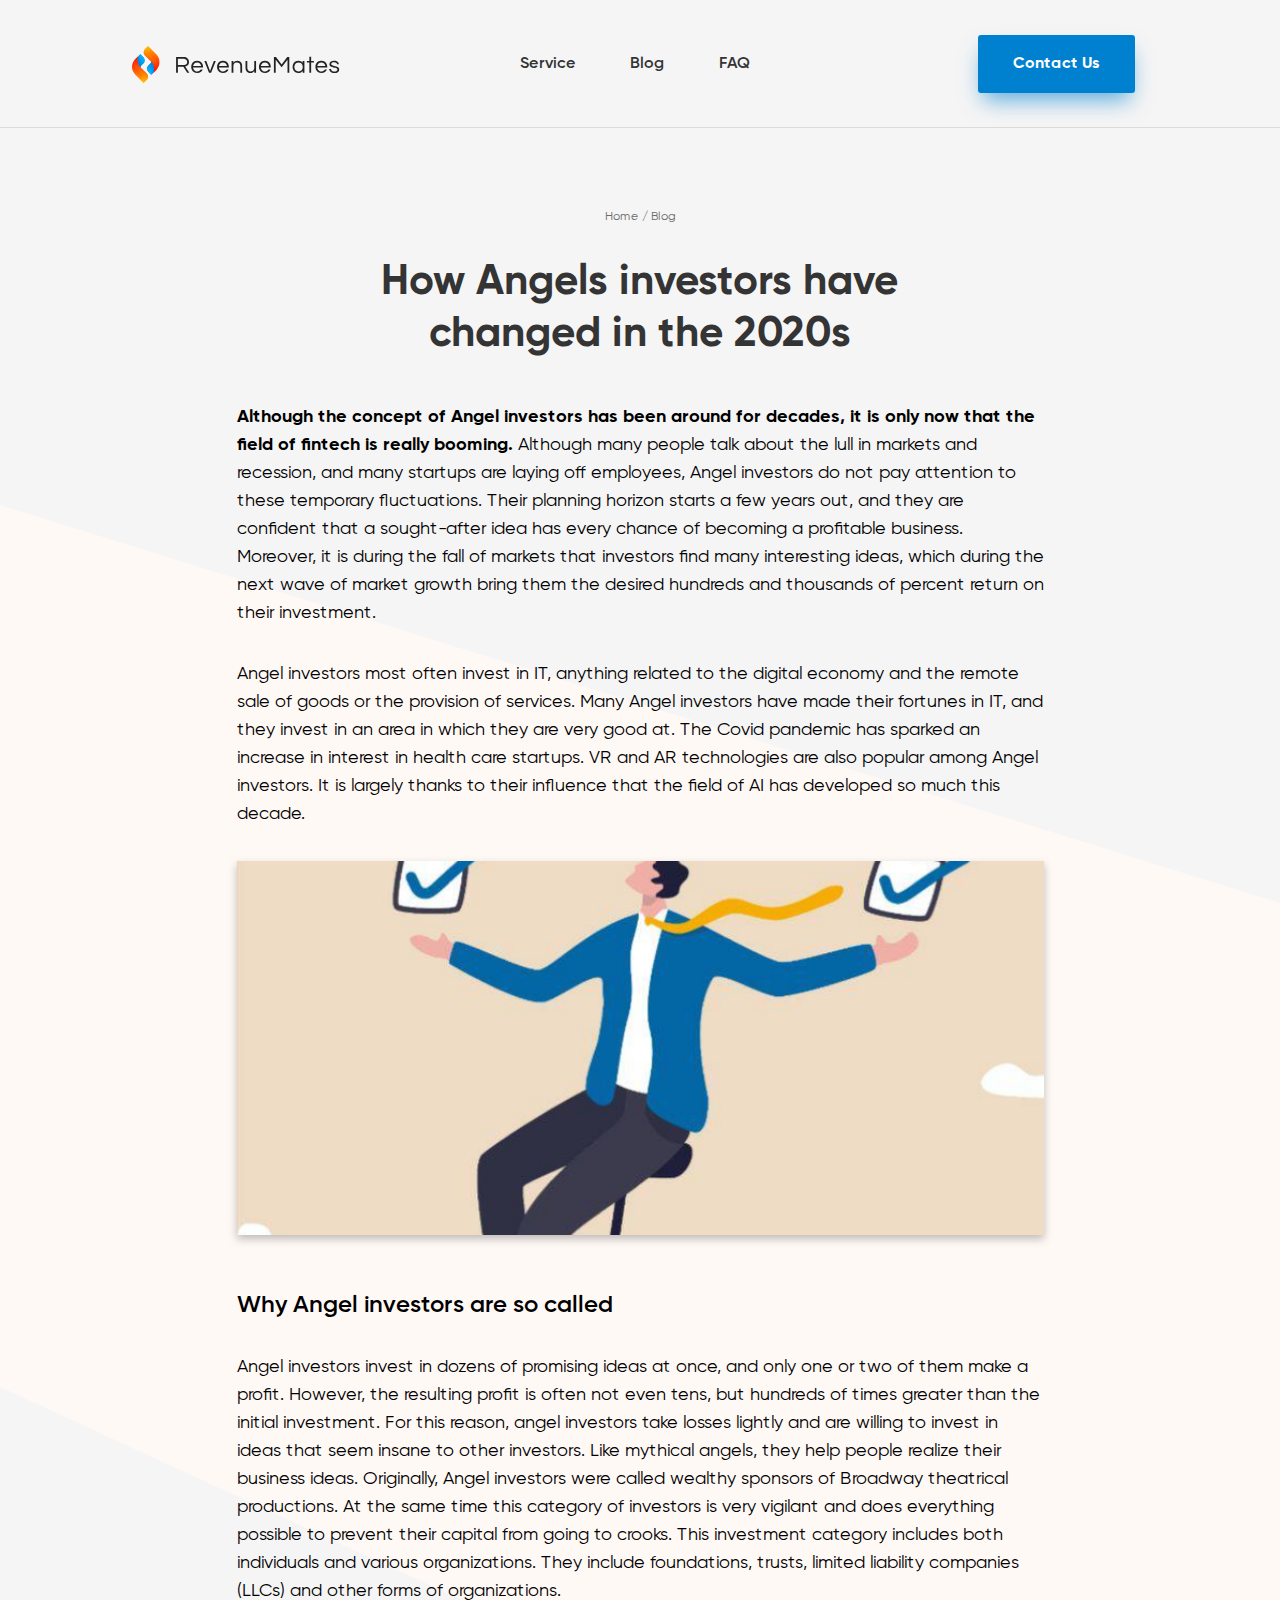
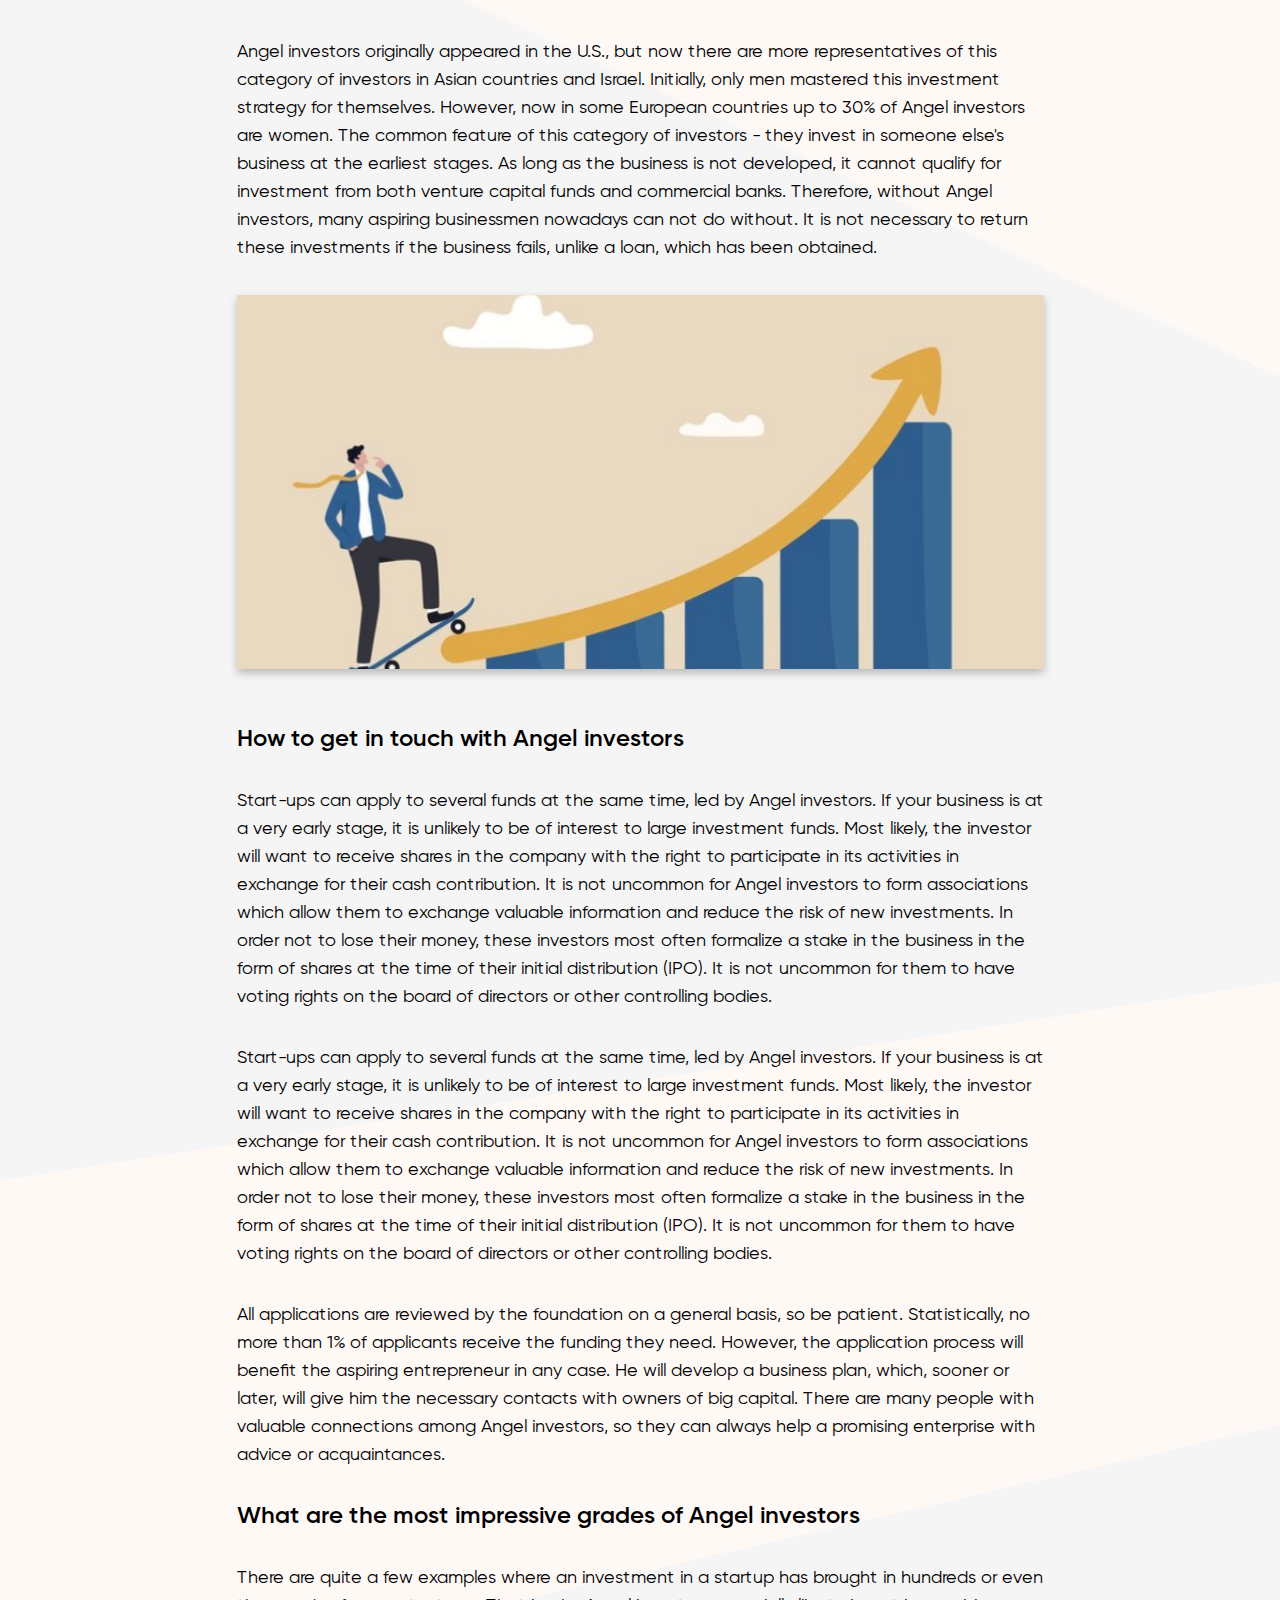
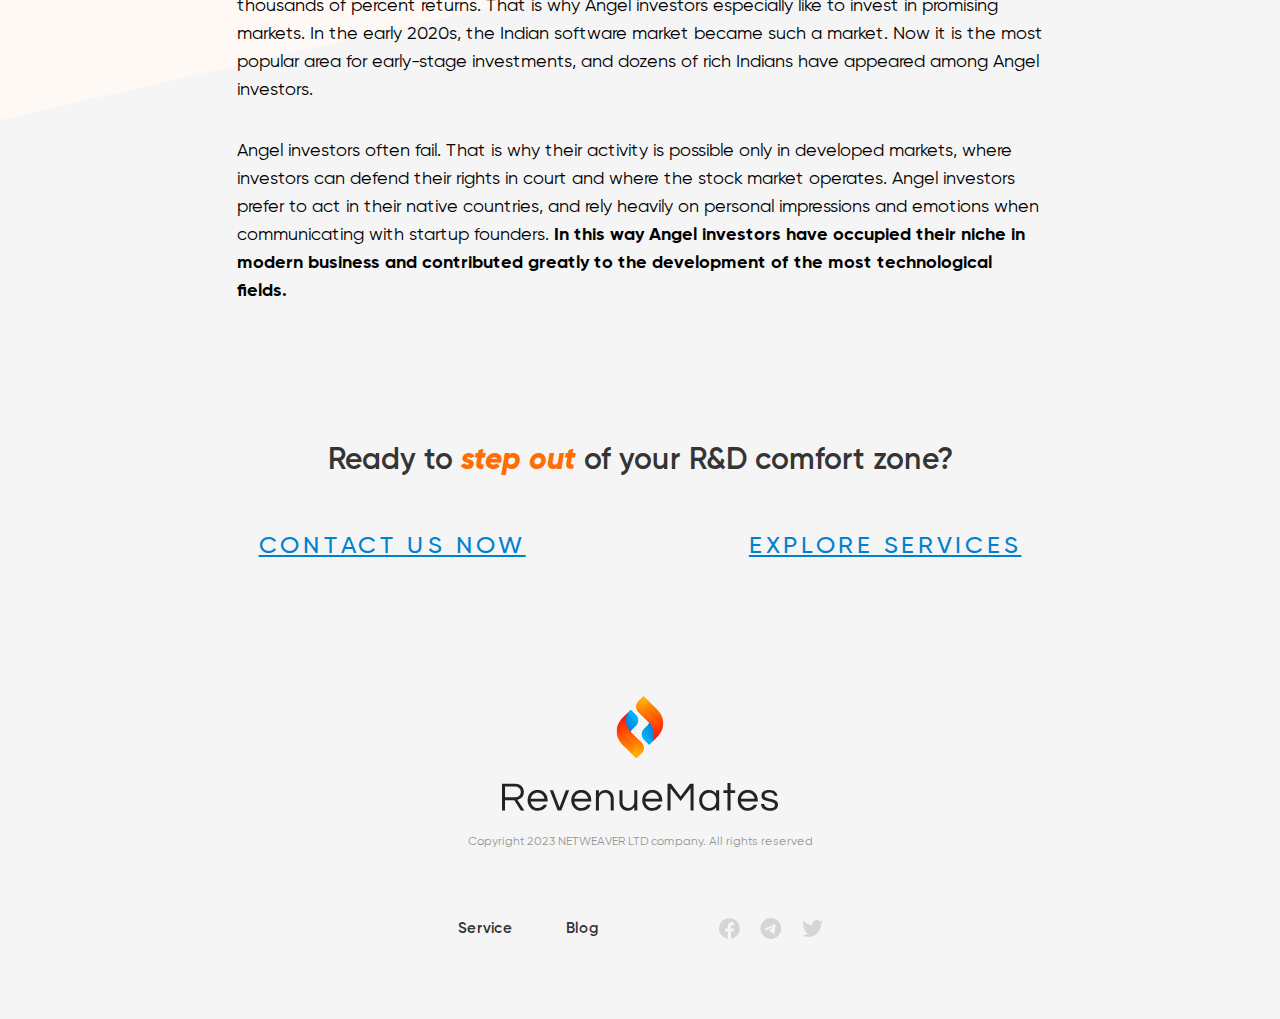
<file: blog-page_1.html>
<!DOCTYPE html>
<html lang="en">
<head>
    <meta charset="UTF-8">
    <meta http-equiv="X-UA-Compatible" content="IE=edge">
    <meta name="viewport" content="width=device-width, initial-scale=1.0">
    <title>How to contact an angel investor</title>
    <link rel="stylesheet" href="./css/style.css">

</head>
<body>
    <div class="wrapper">
        <header class="header">
            <div class="container">
                <div class="header__container">
                    <a href="#" class="header__logo">
                        <img src="./image/icons/logo-header.svg" alt="logo">
                    </a>

                    <nav class="header__menu menu-header">
                            <ul class="menu-header__list">
                                <li class="menu-header__item">
                                    <a target="_blank" href="services.html">Service</a>
                                </li>
                                <li class="menu-header__item">
                                    <a target="_blank" href="blog.html">Blog</a>
                                </li>
                                <li class="menu-header__item">
                                    <a target="_blank" href="faq.html">FAQ</a>
                                </li>
                            </ul>

                            <ul class="menu-header__social">
                                <li class="social-header__item">
                                    <a href="#">
                                        <img src="./image/header/facebook.svg" alt="facebook">
                                    </a>
                                </li>
                                <li class="social-header__item">
                                    <a href="#">
                                        <img src="./image/header/telegram.svg" alt="telegram">
                                    </a>
                                </li>
                                <li class="social-header__item">
                                    <a href="#">
                                        <img src="./image/header/twitter.svg" alt="twitter">
                                    </a>
                                </li>
                            </ul>
                        </nav>

                    <div class="header__button">
                        <a href="#" class="button-header btn-pp"> Contact Us</a>
                        <div  class="icon-menu">
                            <span></span>
                        </div>
                    </div>

                </div>
            </div>
        </header>

        <main class="main page">
            <div class="page__bg1">
                <img src="./image/page1/bg-1.png" alt="bg">
            </div>
            <div class="page__bg2">
                <img src="./image/page1/bg-2.png" alt="bg">
            </div>
            <div class="container">
                <div class="container-page">

                    <div class="container-page__nav">
                        <span>
                            <a href="index.html">Home</a>
                        </span>
                        <span>/</span>
                        <span>
                            <a href="blog.html">Blog</a>
                        </span>
                    </div>

                    <div class="container-page__body body-page">
                        <h3 class="body-page__title">How Angels investors have changed in the 2020s</h3>
                        <p><span>Although the concept of Angel investors has been around for decades, it is only now that the field of fintech is really booming.</span> Although many people talk about the lull in markets and recession, and many startups are laying off employees, Angel investors do not pay attention to these temporary fluctuations. Their planning horizon starts a few years out, and they are confident that a sought-after idea has every chance of becoming a profitable business. Moreover, it is during the fall of markets that investors find many interesting ideas, which during the next wave of market growth bring them the desired hundreds and thousands of percent return on their investment.</p>
                        <p>Angel investors most often invest in IT, anything related to the digital economy and the remote sale of goods or the provision of services. Many Angel investors have made their fortunes in IT, and they invest in an area in which they are very good at. The Covid pandemic has sparked an increase in interest in health care startups. VR and AR technologies are also popular among Angel investors. It is largely thanks to their influence that the field of AI has developed so much this decade.</p>
                        <img src="./image/page1/1.png" alt="image">
                        <h4 class="body-page__subtitle">Why Angel investors are so called</h4>
                        <p>Angel investors invest in dozens of promising ideas at once, and only one or two of them make a profit. However, the resulting profit is often not even tens, but hundreds of times greater than the initial investment. For this reason, angel investors take losses lightly and are willing to invest in ideas that seem insane to other investors. Like mythical angels, they help people realize their business ideas. Originally, Angel investors were called wealthy sponsors of Broadway theatrical productions. At the same time this category of investors is very vigilant and does everything possible to prevent their capital from going to crooks. This investment category includes both individuals and various organizations. They include foundations, trusts, limited liability companies (LLCs) and other forms of organizations.</p>
                        <p>Angel investors originally appeared in the U.S., but now there are more representatives of this category of investors in Asian countries and Israel. Initially, only men mastered this investment strategy for themselves. However, now in some European countries up to 30% of Angel investors are women. The common feature of this category of investors - they invest in someone else's business at the earliest stages. As long as the business is not developed, it cannot qualify for investment from both venture capital funds and commercial banks. Therefore, without Angel investors, many aspiring businessmen nowadays can not do without. It is not necessary to return these investments if the business fails, unlike a loan, which has been obtained.</p>
                        <img src="./image/page1/2.png" alt="image">
                        <h4 class="body-page__subtitle">How to get in touch with Angel investors</h4>
                        <p>Start-ups can apply to several funds at the same time, led by Angel investors. If your business is at a very early stage, it is unlikely to be of interest to large investment funds. Most likely, the investor will want to receive shares in the company with the right to participate in its activities in exchange for their cash contribution. It is not uncommon for Angel investors to form associations which allow them to exchange valuable information and reduce the risk of new investments. In order not to lose their money, these investors most often formalize a stake in the business in the form of shares at the time of their initial distribution (IPO). It is not uncommon for them to have voting rights on the board of directors or other controlling bodies.</p>
                        <p>Start-ups can apply to several funds at the same time, led by Angel investors. If your business is at a very early stage, it is unlikely to be of interest to large investment funds. Most likely, the investor will want to receive shares in the company with the right to participate in its activities in exchange for their cash contribution. It is not uncommon for Angel investors to form associations which allow them to exchange valuable information and reduce the risk of new investments. In order not to lose their money, these investors most often formalize a stake in the business in the form of shares at the time of their initial distribution (IPO). It is not uncommon for them to have voting rights on the board of directors or other controlling bodies.</p>
                        <p>All applications are reviewed by the foundation on a general basis, so be patient. Statistically, no more than 1% of applicants receive the funding they need. However, the application process will benefit the aspiring entrepreneur in any case. He will develop a business plan, which, sooner or later, will give him the necessary contacts with owners of big capital. There are many people with valuable connections among Angel investors, so they can always help a promising enterprise with advice or acquaintances.</p>
                        <h4 class="body-page__subtitle">What are the most impressive grades of Angel investors</h4>
                        <p>There are quite a few examples where an investment in a startup has brought in hundreds or even thousands of percent returns. That is why Angel investors especially like to invest in promising markets. In the early 2020s, the Indian software market became such a market. Now it is the most popular area for early-stage investments, and dozens of rich Indians have appeared among Angel investors.</p>
                        <p>Angel investors often fail. That is why their activity is possible only in developed markets, where investors can defend their rights in court and where the stock market operates. Angel investors prefer to act in their native countries, and rely heavily on personal impressions and emotions when communicating with startup founders. <span>In this way Angel investors have occupied their niche in modern business and contributed greatly to the development of the most technological fields.</span></p>
                    </div>

                    <div class="container-page__step step-guarantee">
                        <div class="step-guarantee__title">Ready to <span>step out</span>  of your R&D comfort zone?</div>
                        <div class="step-guarantee__links">
                             <a href="#">CONTACT US NOW</a>
                             <a href="#">EXPLORE SERVICES</a>
                        </div>
                    </div>
                    
                    
                </div>
            </div>
        </main>

        <div class="popup">
            <div class="popup__window">
                <div class="popup__body">
                    <div class="popup__close">
                        <img src="./image/services/close.png" alt="close">
                    </div>
                    <div class="popup__title">Ready to <span>step out</span> of your R&D comfort zone?
                    </div>
    
                    <div class="popup__subtitle">Get Investor Data Now</div>
    
                    <form action="get" class="popup__form form-popup">
                        
                        <input type="text" placeholder="Your Name">
                        <input type="email" placeholder="Your Email">
                        <input class="input-number" type="tel" placeholder="Your phone number or Skype">
                        <textarea name="" placeholder="Message" id="" ></textarea>
                        <button type="submit" class="button-block popup__button">Submit</button>
    
                        
                    </form>
    
                    <div class="popup__text">
                        <p>RevenueMates is a team of experts in lead research and demand generation with more then 7 years of commercial experience.
                        </p>
                        <p>Contact us now. We'll ask questions about your business, your goals and fundraising plans. We start our partnerships with a feasibility study to develop a strategy and clear recommendations.
                        </p>
                    </div>
                    
                </div>
            </div>
        </div>

        <footer class="footer">
            <div class="container">
                <div class="footer__container">
                    <a href="#" class="footer__logo">
                        <img src="./image/icons/logo-footer.svg" alt="logo">
                    </a>

                    <div class="footer__copy">Copyright 2023 NETWEAVER LTD company. All rights reserved</div>
                    
                    <nav class="footer__nav nav-footer">
                        <ul class="nav-footer__list list-footer">
                            <li class="list-footer__item">
                                <a href="#">Service</a>
                            </li>
                            <li class="list-footer__item">
                                <a href="#">Blog</a>
                            </li>
                        </ul>
                        <ul class="nav-footer__social social-footer">
                            <li class="social-footer__item">
                                <a href="#">
                                    <img src="./image/icons/fb.svg" alt="fb">
                                </a>
                            </li>
                            <li class="social-footer__item">
                                <a href="#">
                                    <img src="./image/icons/tg.svg" alt="tg">
                                </a>
                            </li>
                            <li class="social-footer__item">
                                <a href="#">
                                    <img src="./image/icons/tw.svg" alt="tw">
                                </a>
                            </li>
                        </ul>
                        
                        
                    </nav>
                </div>
            </div>
        </footer>
    </div>
    
    <script src="./js/burger.js"></script>
    <script src="./js/popup.js"></script>
</body>
</html>
</file>
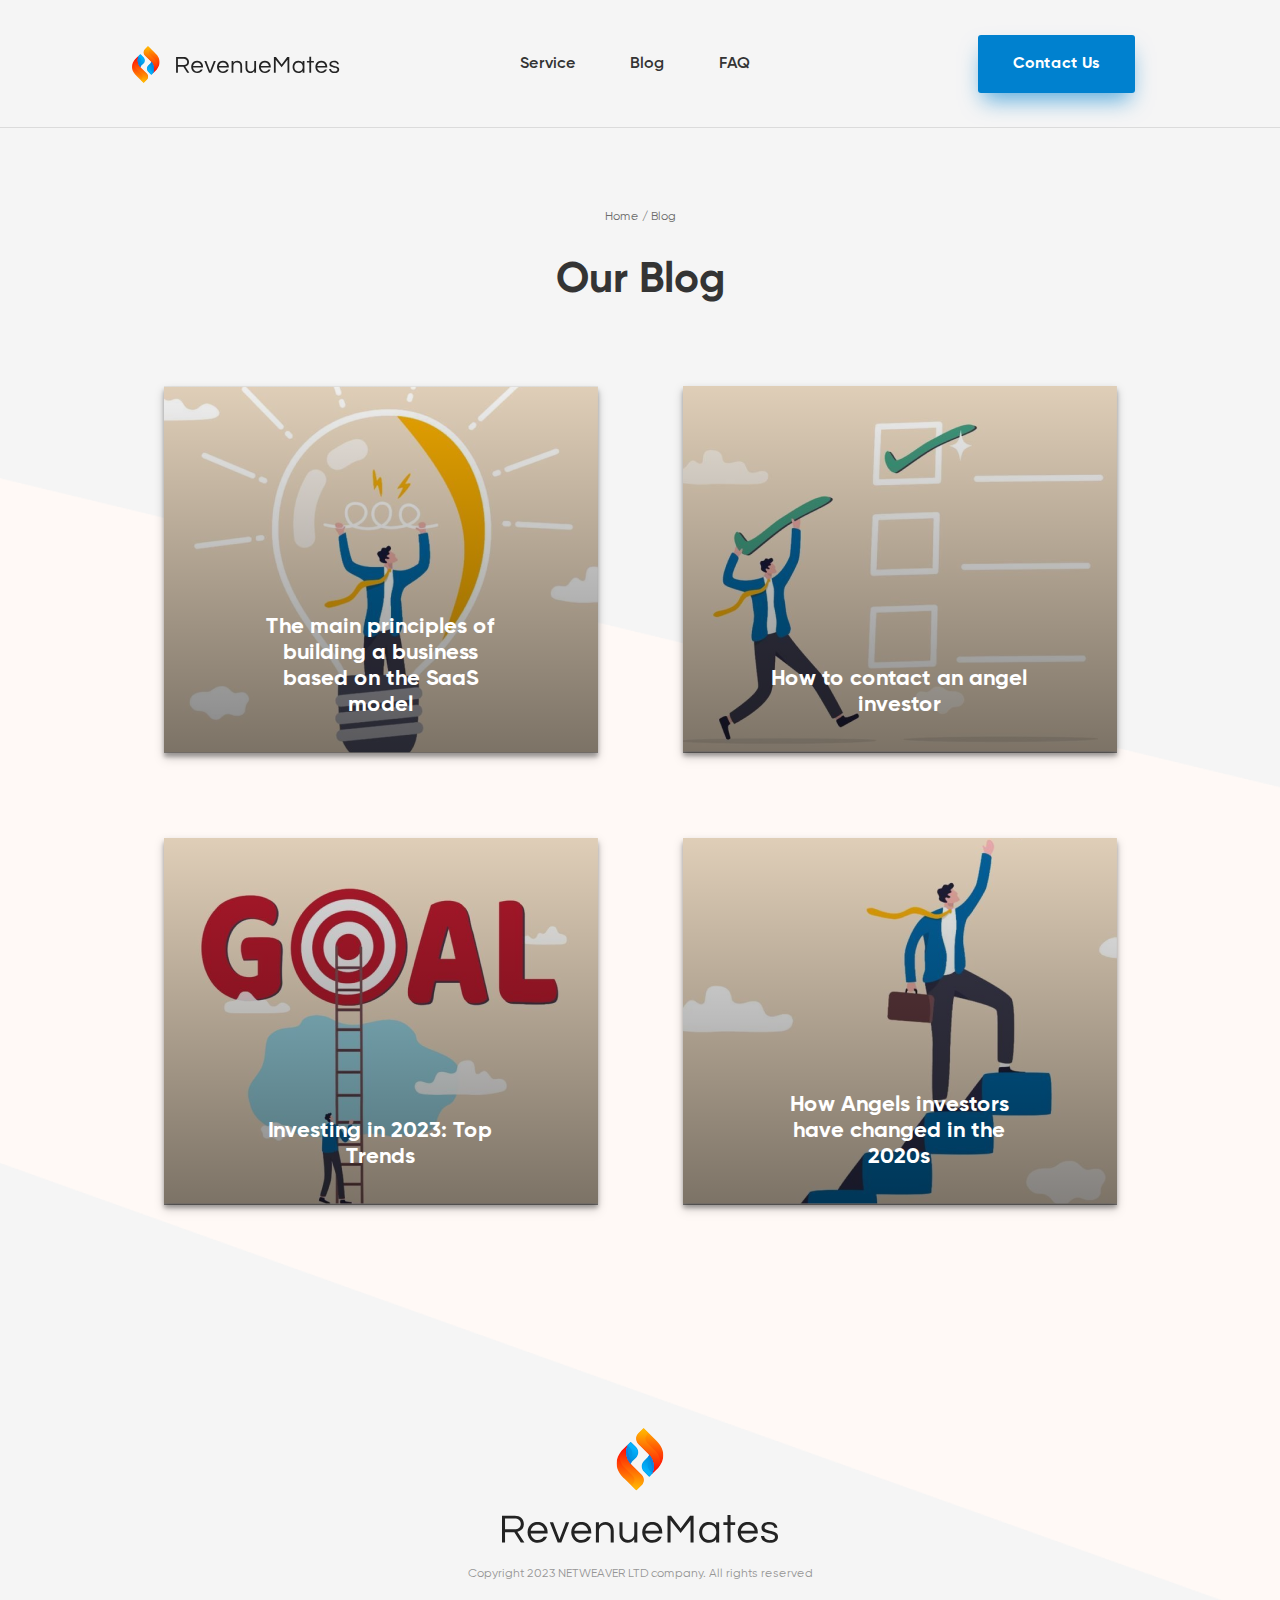
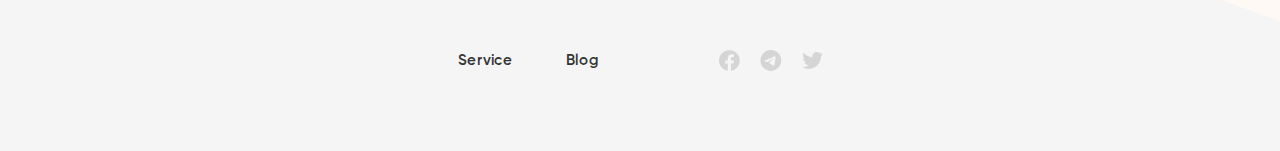
<file: blog.html>
<!DOCTYPE html>
<html lang="en">
<head>
    <meta charset="UTF-8">
    <meta http-equiv="X-UA-Compatible" content="IE=edge">
    <meta name="viewport" content="width=device-width, initial-scale=1.0">
    <title>Blog</title>
    <link rel="stylesheet" href="./css/style.css">
</head>
<body>
    <div class="wrapper">
        
        <header class="header">
            <div class="container">
                <div class="header__container">
                    <a href="#" class="header__logo">
                        <img src="./image/icons/logo-header.svg" alt="logo">
                    </a>

                    <nav class="header__menu menu-header">
                            <ul class="menu-header__list">
                                <li class="menu-header__item">
                                    <a target="_blank" href="services.html">Service</a>
                                </li>
                                <li class="menu-header__item">
                                    <a target="_blank" href="blog.html">Blog</a>
                                </li>
                                <li class="menu-header__item">
                                    <a target="_blank" href="faq.html">FAQ</a>
                                </li>
                            </ul>

                            <ul class="menu-header__social">
                                <li class="social-header__item">
                                    <a href="#">
                                        <img src="./image/header/facebook.svg" alt="facebook">
                                    </a>
                                </li>
                                <li class="social-header__item">
                                    <a href="#">
                                        <img src="./image/header/telegram.svg" alt="telegram">
                                    </a>
                                </li>
                                <li class="social-header__item">
                                    <a href="#">
                                        <img src="./image/header/twitter.svg" alt="twitter">
                                    </a>
                                </li>
                            </ul>
                        </nav>

                    <div class="header__button">
                        <a href="#" class="button-header btn-pp"> Contact Us</a>
                        <div  class="icon-menu">
                            <span></span>
                        </div>
                    </div>

                </div>
            </div>
        </header>

        <main class="blog">
            <div class="blog__bg">
                <img src="./image/blog/bg.png" alt="bg">
            </div>

            <div class="container">
                <div class="blog__container container-blog">
                    <div class="container-blog__nav">
                        <span>
                            <a href="index.html">Home</a>
                        </span>
                        <span>/</span>
                        <span>
                            <a href="#">Blog</a>
                        </span>
                    </div>

                    <h3 class="container-blog__title">Our Blog</h3>

                    <div class="container-blog__body body-blog">
                        <div class="body-blog__item">
                            <img src="./image/blog/blog1.png" alt="1">
                            <p>
                                <a href="#">The main principles of building a business based on the SaaS model</a>
                            </p>
                        </div>
                        <div class="body-blog__item">
                            <img src="./image/blog/blog2.png" alt="2">
                            <p>
                                <a href="blog-page_1.html">How to contact an angel investor</a>
                            </p>
                        </div>
                        <div class="body-blog__item">
                            <img src="./image/blog/blog3.png" alt="3">
                            <p>
                                <a href="#">Investing in 2023:
                                    Top Trends</a>
                            </p>
                        </div>
                        <div class="body-blog__item">
                            <img src="./image/blog/blog4.png" alt="4">
                            <p>
                                <a href="#">How Angels investors have changed in the 2020s</a>
                            </p>
                        </div>
                    </div>
                </div>
            </div>
        </main>

        <div class="popup">
            <div class="popup__window">
                <div class="popup__body">
                    <div class="popup__close">
                        <img src="./image/services/close.png" alt="close">
                    </div>
                    <div class="popup__title">Ready to <span>step out</span> of your R&D comfort zone?
                    </div>
    
                    <div class="popup__subtitle">Get Investor Data Now</div>
    
                    <form action="get" class="popup__form form-popup">
                        
                        <input type="text" placeholder="Your Name">
                        <input type="email" placeholder="Your Email">
                        <input class="input-number" type="tel" placeholder="Your phone number or Skype">
                        <textarea name="" placeholder="Message" id="" ></textarea>
                        <button type="submit" class="button-block popup__button">Submit</button>
    
                        
                    </form>
    
                    <div class="popup__text">
                        <p>RevenueMates is a team of experts in lead research and demand generation with more then 7 years of commercial experience.
                        </p>
                        <p>Contact us now. We'll ask questions about your business, your goals and fundraising plans. We start our partnerships with a feasibility study to develop a strategy and clear recommendations.
                        </p>
                    </div>
                    
                </div>
            </div>
        </div>


        <footer class="footer">
            <div class="container">
                <div class="footer__container">
                    <a href="#" class="footer__logo">
                        <img src="./image/icons/logo-footer.svg" alt="logo">
                    </a>

                    <div class="footer__copy">Copyright 2023 NETWEAVER LTD company. All rights reserved</div>
                    
                    <nav class="footer__nav nav-footer">
                        <ul class="nav-footer__list list-footer">
                            <li class="list-footer__item">
                                <a href="#">Service</a>
                            </li>
                            <li class="list-footer__item">
                                <a href="#">Blog</a>
                            </li>
                        </ul>
                        <ul class="nav-footer__social social-footer">
                            <li class="social-footer__item">
                                <a href="#">
                                    <img src="./image/icons/fb.svg" alt="fb">
                                </a>
                            </li>
                            <li class="social-footer__item">
                                <a href="#">
                                    <img src="./image/icons/tg.svg" alt="tg">
                                </a>
                            </li>
                            <li class="social-footer__item">
                                <a href="#">
                                    <img src="./image/icons/tw.svg" alt="tw">
                                </a>
                            </li>
                        </ul>
                        
                        
                    </nav>
                </div>
            </div>
        </footer>
    </div>


    <script src="./js/burger.js"></script>
    <script src="./js/popup.js"></script>
    
</body>
</html>
</file>
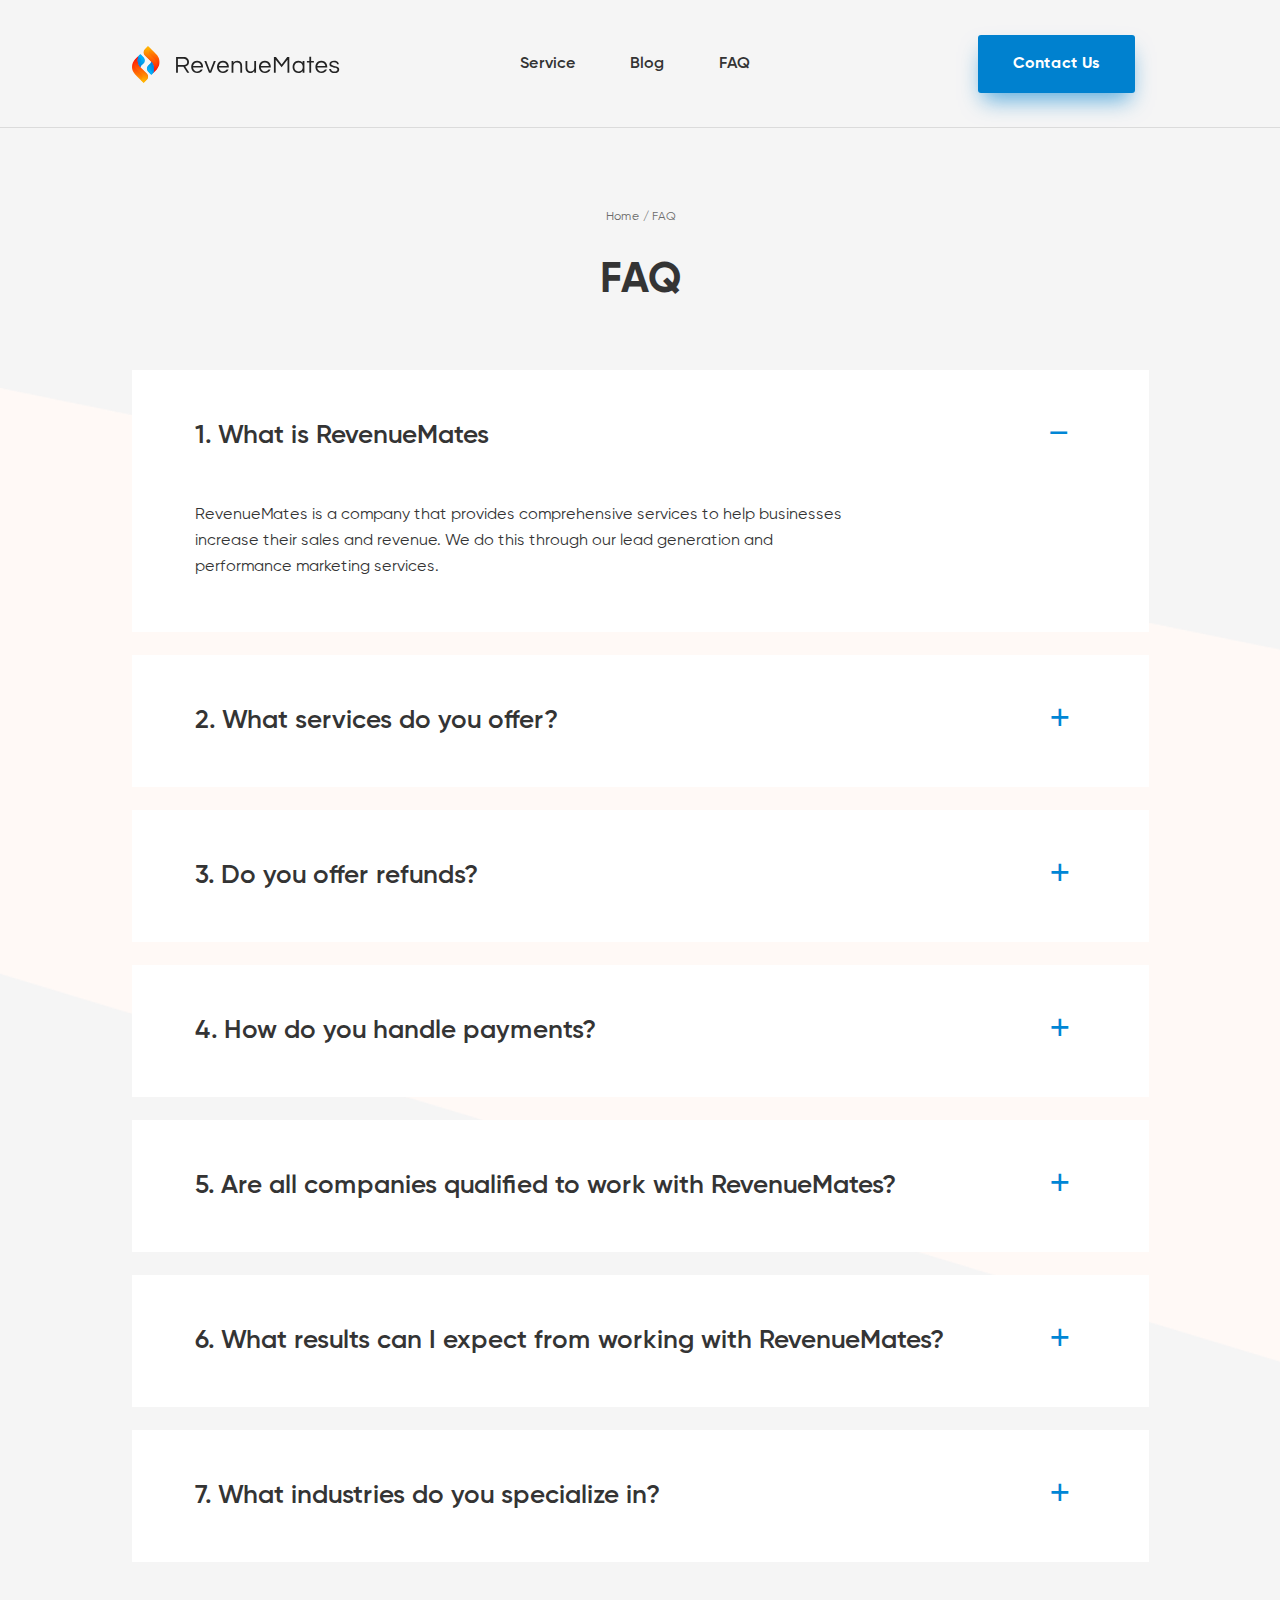
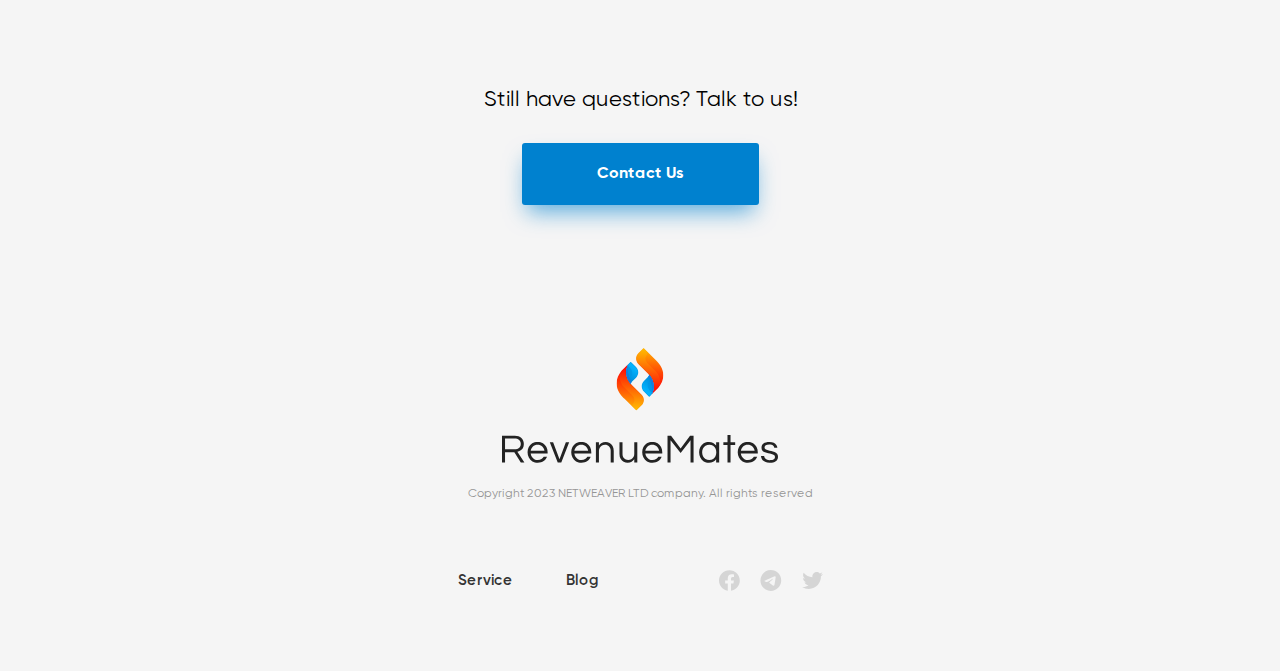
<file: faq.html>
<!DOCTYPE html>
<html lang="en">
<head>
    <meta charset="UTF-8">
    <meta http-equiv="X-UA-Compatible" content="IE=edge">
    <meta name="viewport" content="width=device-width, initial-scale=1.0">
    <title>FAQ</title>
    <link rel="stylesheet" href="./css/style.css">
</head>
<body>
    <div class="wrapper">
        <header class="header">
            <div class="container">
                <div class="header__container">
                    <a href="#" class="header__logo">
                        <img src="./image/icons/logo-header.svg" alt="logo">
                    </a>

                    <nav class="header__menu menu-header">
                            <ul class="menu-header__list">
                                <li class="menu-header__item">
                                    <a target="_blank" href="services.html">Service</a>
                                </li>
                                <li class="menu-header__item">
                                    <a target="_blank" href="blog.html">Blog</a>
                                </li>
                                <li class="menu-header__item">
                                    <a target="_blank" href="faq.html">FAQ</a>
                                </li>
                            </ul>

                            <ul class="menu-header__social">
                                <li class="social-header__item">
                                    <a href="#">
                                        <img src="./image/header/facebook.svg" alt="facebook">
                                    </a>
                                </li>
                                <li class="social-header__item">
                                    <a href="#">
                                        <img src="./image/header/telegram.svg" alt="telegram">
                                    </a>
                                </li>
                                <li class="social-header__item">
                                    <a href="#">
                                        <img src="./image/header/twitter.svg" alt="twitter">
                                    </a>
                                </li>
                            </ul>
                        </nav>

                    <div class="header__button">
                        <a href="#" class="button-header btn-pp"> Contact Us</a>
                        <div  class="icon-menu">
                            <span></span>
                        </div>
                    </div>

                </div>
            </div>
        </header>

        <main class="main faq">

            <div class="faq__bg">
                <img src="./image/faq/bg.png" alt="bg">
            </div>

            <div class="container">
                <div class="faq-container">
                    <div class="faq-container__nav">
                        <span>
                            <a href="index.html">Home</a>
                        </span>
                        <span>/</span>
                        <span>
                            FAQ
                        </span>
                    </div>

                    <div class="faq-container__title">FAQ</div>

                    <div class="faq-container__body faq-body">

                        <div class="faq-body__title faq-active">1. What is RevenueMates</div>
                        <div class="faq-body__content">RevenueMates is a company that provides comprehensive services to help businesses increase their sales and revenue. We do this through our lead generation and performance marketing services.
                        </div>


                        <div class="faq-body__title">2. What services do you offer?</div>
                        <div class="faq-body__content faq-hidden">RevenueMates is a company that provides comprehensive services to help businesses increase their sales and revenue. We do this through our lead generation and performance marketing services.
                        </div>


                        <div class="faq-body__title">3. Do you offer refunds?</div>
                        <div class="faq-body__content faq-hidden">RevenueMates is a company that provides comprehensive services to help businesses increase their sales and revenue. We do this through our lead generation and performance marketing services.
                        </div>


                        <div class="faq-body__title">4. How do you handle payments?</div>
                        <div class="faq-body__content faq-hidden">RevenueMates is a company that provides comprehensive services to help businesses increase their sales and revenue. We do this through our lead generation and performance marketing services.
                        </div>


                        <div class="faq-body__title">5. Are all companies qualified to work with RevenueMates?</div>
                        <div class="faq-body__content faq-hidden">RevenueMates is a company that provides comprehensive services to help businesses increase their sales and revenue. We do this through our lead generation and performance marketing services.
                        </div>


                        <div class="faq-body__title">6. What results can I expect from working with RevenueMates?</div>
                        <div class="faq-body__content faq-hidden">RevenueMates is a company that provides comprehensive services to help businesses increase their sales and revenue. We do this through our lead generation and performance marketing services.
                        </div>


                        <div class="faq-body__title">7. What industries do you specialize in?</div>
                        <div class="faq-body__content faq-hidden">RevenueMates is a company that provides comprehensive services to help businesses increase their sales and revenue. We do this through our lead generation and performance marketing services.
                        </div>
                        
                        
                    </div>

                    <div class="faq-container__questions">
                        <p>Still have questions? Talk to us!</p>
                    </div>

                    <div class="faq-container__button">
                        <a href="#" class="button-faq button-block"> Contact Us</a>
                    </div>
                    
                </div>
            </div>
        </main>

        <div class="popup">
            <div class="popup__window">
                <div class="popup__body">
                    <div class="popup__close">
                        <img src="./image/services/close.png" alt="close">
                    </div>
                    <div class="popup__title">Ready to <span>step out</span> of your R&D comfort zone?
                    </div>
    
                    <div class="popup__subtitle">Get Investor Data Now</div>
    
                    <form action="get" class="popup__form form-popup">
                        
                        <input type="text" placeholder="Your Name">
                        <input type="email" placeholder="Your Email">
                        <input class="input-number" type="tel" placeholder="Your phone number or Skype">
                        <textarea name="" placeholder="Message" id="" ></textarea>
                        <button type="submit" class="button-block popup__button">Submit</button>
    
                        
                    </form>
    
                    <div class="popup__text">
                        <p>RevenueMates is a team of experts in lead research and demand generation with more then 7 years of commercial experience.
                        </p>
                        <p>Contact us now. We'll ask questions about your business, your goals and fundraising plans. We start our partnerships with a feasibility study to develop a strategy and clear recommendations.
                        </p>
                    </div>
                    
                </div>
            </div>
        </div>

        <footer class="footer">
            <div class="container">
                <div class="footer__container">
                    <a href="#" class="footer__logo">
                        <img src="./image/icons/logo-footer.svg" alt="logo">
                    </a>

                    <div class="footer__copy">Copyright 2023 NETWEAVER LTD company. All rights reserved</div>
                    
                    <nav class="footer__nav nav-footer">
                        <ul class="nav-footer__list list-footer">
                            <li class="list-footer__item">
                                <a href="#">Service</a>
                            </li>
                            <li class="list-footer__item">
                                <a href="#">Blog</a>
                            </li>
                        </ul>
                        <ul class="nav-footer__social social-footer">
                            <li class="social-footer__item">
                                <a href="#">
                                    <img src="./image/icons/fb.svg" alt="fb">
                                </a>
                            </li>
                            <li class="social-footer__item">
                                <a href="#">
                                    <img src="./image/icons/tg.svg" alt="tg">
                                </a>
                            </li>
                            <li class="social-footer__item">
                                <a href="#">
                                    <img src="./image/icons/tw.svg" alt="tw">
                                </a>
                            </li>
                        </ul>
                        
                        
                    </nav>
                </div>
            </div>
        </footer>
    </div>
    

    
    <script src="./js/burger.js"></script>
    <script src="./js/faq.js"></script>
    <script src="./js/popup.js"></script>
   
</body>
</html>
</file>
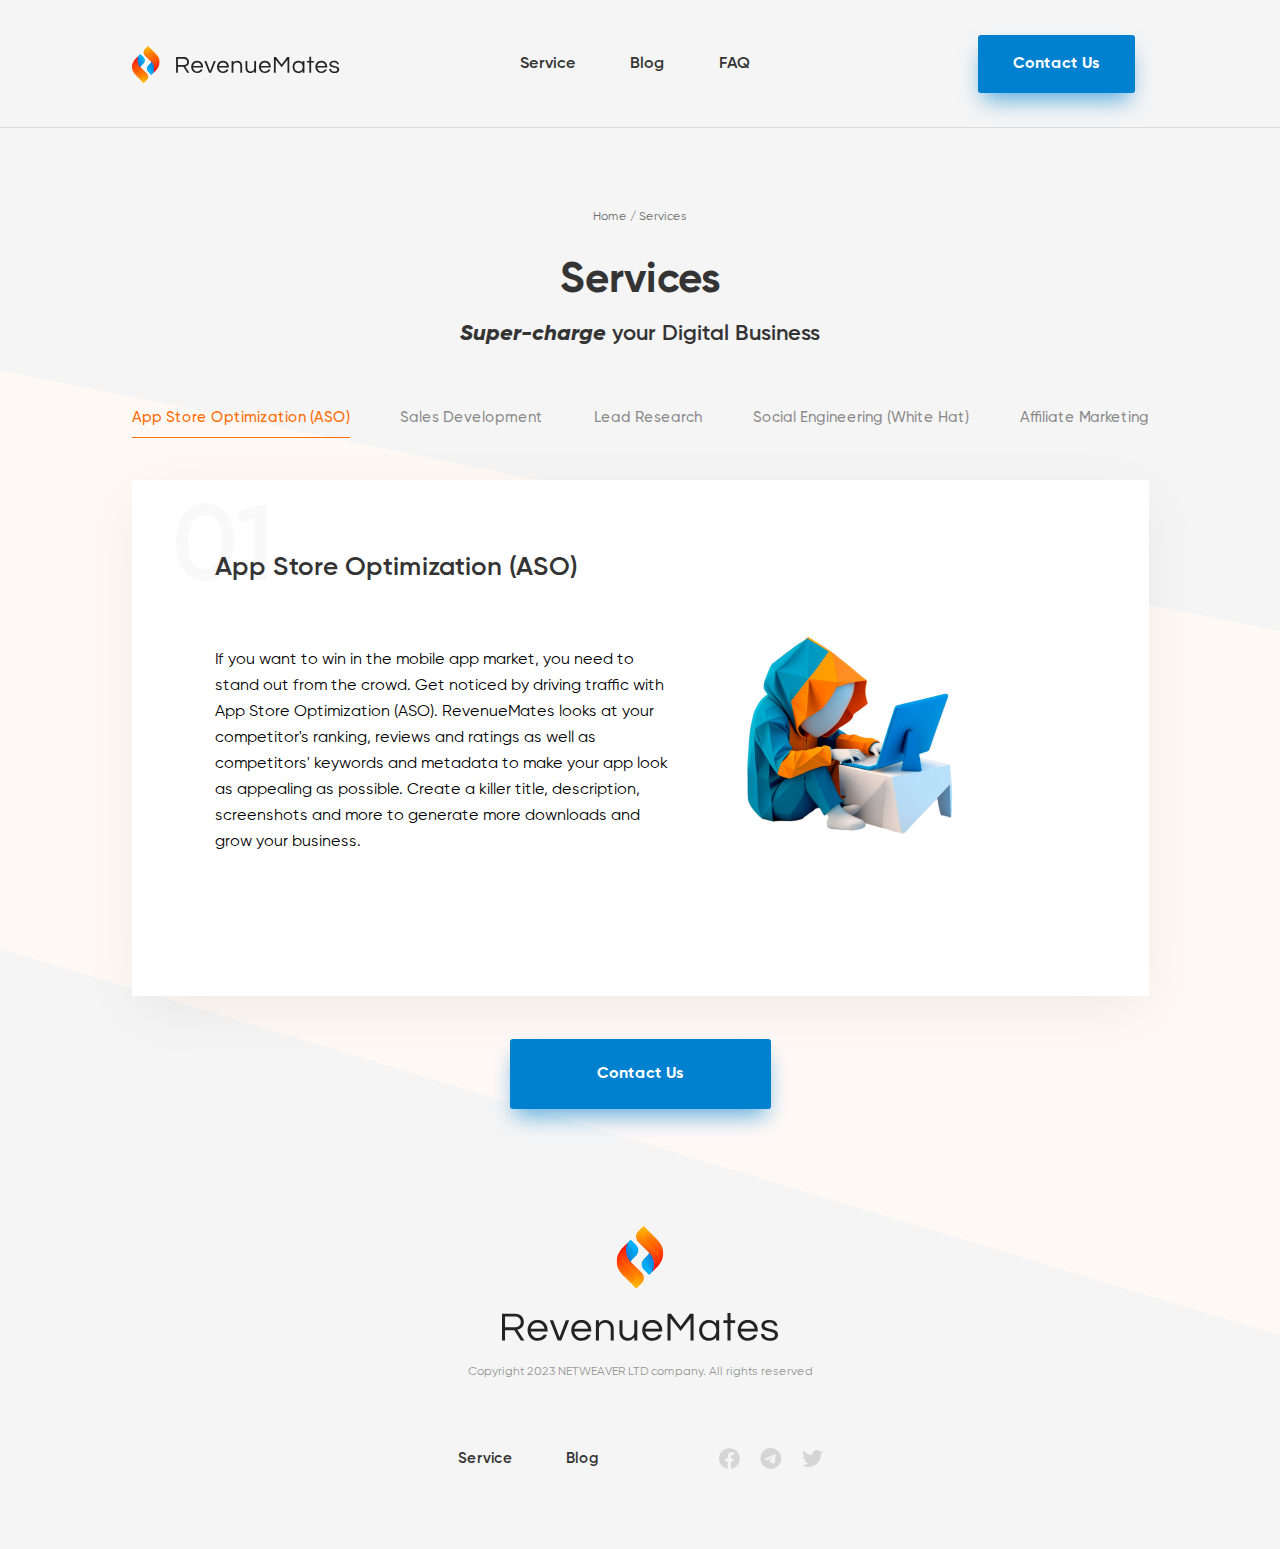
<file: services.html>
<!DOCTYPE html>
<html lang="en">
<head>
    <meta charset="UTF-8">
    <meta http-equiv="X-UA-Compatible" content="IE=edge">
    <meta name="viewport" content="width=device-width, initial-scale=1.0">
    <title>Services</title>
    <link rel="stylesheet" href="./css/style.css">
</head>
<body>

    <div class="wrapper">
        <header class="header">
            <div class="container">
                <div class="header__container">
                    <a href="#" class="header__logo">
                        <img src="./image/icons/logo-header.svg" alt="logo">
                    </a>

                    <nav class="header__menu menu-header">
                            <ul class="menu-header__list">
                                <li class="menu-header__item">
                                    <a target="_blank" href="services.html">Service</a>
                                </li>
                                <li class="menu-header__item">
                                    <a target="_blank" href="blog.html">Blog</a>
                                </li>
                                <li class="menu-header__item">
                                    <a target="_blank" href="faq.html">FAQ</a>
                                </li>
                            </ul>

                            <ul class="menu-header__social">
                                <li class="social-header__item">
                                    <a href="#">
                                        <img src="./image/header/facebook.svg" alt="facebook">
                                    </a>
                                </li>
                                <li class="social-header__item">
                                    <a href="#">
                                        <img src="./image/header/telegram.svg" alt="telegram">
                                    </a>
                                </li>
                                <li class="social-header__item">
                                    <a href="#">
                                        <img src="./image/header/twitter.svg" alt="twitter">
                                    </a>
                                </li>
                            </ul>
                        </nav>

                    <div class="header__button">
                        <a href="#" class="button-header btn-pp"> Contact Us</a>
                        <div  class="icon-menu">
                            <span></span>
                        </div>
                    </div>

                </div>
            </div>
        </header>

        <main class="services">

            <div class="services__bg">
                <img src="./image/blog/bg.png" alt="bg">
            </div>


            <div class="container">
                <div class="services__container container-services">
                    <div class="container-services__nav">
                        <span>
                            <a href="index.html">Home</a>
                        </span>
                        <span>/</span>
                        <span>
                            <a href="#">Services</a>
                        </span>
                    </div>

                    <h3 class="container-services__title">Services</h3>
                    <h4 class="container-services__subtitle"> <span>Super-charge</span> your Digital Business
                    </h4>

                    <div class="container-services__body body-services">
                        
                        <nav class="tabs-container">
                                <div data-tab="tab_01" class="tabs__title">App Store Optimization (ASO)</div>
                                <div data-tab="tab_02" class="tabs__title">Sales Development 
                                </div>
                                <div data-tab="tab_03" class="tabs__title">Lead Research
                                </div>
                                <div data-tab="tab_04" class="tabs__title">Social Engineering (White Hat)
                                </div>
                                <div data-tab="tab_05" class="tabs__title">Affiliate Marketing</div>
                        </nav>

                        <div class="tabs__wrapper">
                                <div id="tab_01" class="tabs__block block-tab block-tab__hidden">
                                    <p class="block-tab__number">01</p>
                                    <h4 class="block-tab__title">App Store Optimization (ASO)</h4>
                                    <div class="block-tab__content">
                                        <div class="block-tab__text">
                                            If you want to win in the mobile app market, you need to stand out from the crowd. Get noticed by driving traffic with App Store Optimization (ASO). RevenueMates looks at your competitor's ranking, reviews and ratings as well as competitors' keywords and metadata to make your app look as appealing as possible. Create a killer title, description, screenshots and more to generate more downloads and grow your business.
                                        </div>
                                        <div class="block-tab__image">
                                            <img src="./image/services/tab1.png" alt="">
                                        </div>
                                        
                                        
                                    </div>
                                    
                                    
                                </div>

                                <div id="tab_02" class="tabs__block block-tab block-tab__hidden">
                                    <p class="block-tab__number">02</p>
                                    <h4 class="block-tab__title">Sales Development</h4>
                                    <div class="block-tab__content">
                                        <div class="block-tab__text">
                                            Are you a startup founder looking to raise capital? Or perhaps you're an established company looking to expand, but finding it hard to get new leads? At RevenueMates, we understand that this is a common pain for all. Our team of experts has spent countless hours researching and verifying the contact information so you don't have to! With this information, you can confidently reach out to the right person at the right time with a pitch that will knock their socks off, or get a customer that buys your product right after the first demo!
                                        </div>
                                        <div class="block-tab__image">
                                            <img src="./image/services/tab2.png" alt="">
                                        </div>
                                        
                                        
                                    </div>
                                    
                                    
                                </div>

                                <div id="tab_03" class="tabs__block block-tab block-tab__hidden">
                                    <p class="block-tab__number">03</p>
                                    <h4 class="block-tab__title">Lead Research</h4>
                                    <div class="block-tab__content">
                                        <div class="block-tab__text">
                                            Are you a startup founder looking to raise capital? Or perhaps you're an established company looking to expand, but finding it hard to get new leads? At RevenueMates, we understand that this is a common pain for all. Our team of experts has spent countless hours researching and verifying the contact information so you don't have to! With this information, you can confidently reach out to the right person at the right time with a pitch that will knock their socks off, or get a customer that buys your product right after the first demo! downloads and grow your business.
                                        </div>
                                        <div class="block-tab__image">
                                            <img src="./image/services/tab3.png" alt="">
                                        </div>
                                        
                                        
                                    </div>
                                    
                                    
                                </div>

                                <div id="tab_04" class="tabs__block block-tab block-tab__hidden">
                                    <p class="block-tab__number">04</p>
                                    <h4 class="block-tab__title">Social Engineering (White Hat)</h4>
                                    <div class="block-tab__content">
                                        <div class="block-tab__text">
                                            Are you a startup founder looking to raise capital? Or perhaps you're an established company looking to expand, but finding it hard to get new leads? At RevenueMates, we understand that this is a common pain for all. Our team of experts has spent countless hours researching and verifying the contact information so you don't have to! With this information, you can confidently reach out to the right person at the right time with a pitch that will knock their socks off, or get a customer that buys your product right after the first demo!
                                        </div>
                                        <div class="block-tab__image">
                                            <img src="./image/services/tab4.png" alt="">
                                        </div>
                                        
                                        
                                    </div>
                                    
                                    
                                </div>

                                <div id="tab_05" class="tabs__block block-tab block-tab__hidden">
                                    <p class="block-tab__number">05</p>
                                    <h4 class="block-tab__title">Affiliate Marketing</h4>
                                    <div class="block-tab__content">
                                        <div class="block-tab__text">
                                            Are you a startup founder looking to raise capital? Or perhaps you're an established company looking to expand, but finding it hard to get new leads? At RevenueMates, we understand that this is a common pain for all. Our team of experts has spent countless hours researching and verifying the contact information so you don't have to! With this information, you can confidently reach out to the right person at the right time with a pitch that will knock their socks off, or get a customer that buys your product right after the first demo!
                                        </div>
                                        <div class="block-tab__image">
                                            <img src="./image/services/tab5.png" alt="">
                                        </div>
                                        
                                        
                                    </div>
                                    
                                    
                                </div>
                        </div>                                      
                        
                    </div>

                    <div class="services__button">
                        <div  class="button-services button-block btn-pp"> Contact Us</div>
                    </div>

                                      

                </div>
            </div>
        </main>

    <div class="popup">
        <div class="popup__window">
            <div class="popup__body">
                <div class="popup__close">
                    <img src="./image/services/close.png" alt="close">
                </div>
                <div class="popup__title">Ready to <span>step out</span> of your R&D comfort zone?
                </div>

                <div class="popup__subtitle">Get Investor Data Now</div>

                <form action="get" class="popup__form form-popup">
                    
                    <input type="text" placeholder="Your Name">
                    <input type="email" placeholder="Your Email">
                    <input class="input-number" type="tel" placeholder="Your phone number or Skype">
                    <textarea name="" placeholder="Message" id="" ></textarea>
                    <button type="submit" class="button-block popup__button">Submit</button>

                    
                </form>

                <div class="popup__text">
                    <p>RevenueMates is a team of experts in lead research and demand generation with more then 7 years of commercial experience.
                    </p>
                    <p>Contact us now. We'll ask questions about your business, your goals and fundraising plans. We start our partnerships with a feasibility study to develop a strategy and clear recommendations.
                    </p>
                </div>
                
            </div>
        </div>
    </div>
       

        <footer class="footer">
            <div class="container">
                <div class="footer__container">
                    <a href="#" class="footer__logo">
                        <img src="./image/icons/logo-footer.svg" alt="logo">
                    </a>

                    <div class="footer__copy">Copyright 2023 NETWEAVER LTD company. All rights reserved</div>
                    
                    <nav class="footer__nav nav-footer">
                        <ul class="nav-footer__list list-footer">
                            <li class="list-footer__item">
                                <a href="#">Service</a>
                            </li>
                            <li class="list-footer__item">
                                <a href="#">Blog</a>
                            </li>
                        </ul>
                        <ul class="nav-footer__social social-footer">
                            <li class="social-footer__item">
                                <a href="#">
                                    <img src="./image/icons/fb.svg" alt="fb">
                                </a>
                            </li>
                            <li class="social-footer__item">
                                <a href="#">
                                    <img src="./image/icons/tg.svg" alt="tg">
                                </a>
                            </li>
                            <li class="social-footer__item">
                                <a href="#">
                                    <img src="./image/icons/tw.svg" alt="tw">
                                </a>
                            </li>
                        </ul>
                        
                        
                    </nav>
                </div>
            </div>
        </footer>
    </div>

    <script src="./js/services.js"></script>
    <script src="./js/popup.js"></script>
    <script src="./js/burger.js"></script>
    
    
</body>
</html>
</file>
<file: css/style.css>
@charset "UTF-8";
@font-face {
  font-family: "Gilroy";
  src: url("../fonts/Gilroy/Gilroy-Regular.eot");
  src: local("Gilroy Regular"), local("Gilroy-Regular"), url("../fonts/Gilroy/Gilroy-Regular.eot?#iefix") format("embedded-opentype"), url("../fonts/Gilroy/Gilroy-Regular.woff2") format("woff2"), url("../fonts/Gilroy/Gilroy-Regular.woff") format("woff"), url("../fonts/Gilroy/Gilroy-Regular.ttf") format("truetype");
  font-weight: normal;
  font-style: normal;
}
@font-face {
  font-family: "Gilroy";
  src: url("../fonts/Gilroy/Gilroy-RegularItalic.eot");
  src: local("Gilroy Regular"), local("Gilroy-Regular"), url("../fonts/Gilroy/Gilroy-RegularItalic.eot?#iefix") format("embedded-opentype"), url("../fonts/Gilroy/Gilroy-RegularItalic.woff2") format("woff2"), url("../fonts/Gilroy/Gilroy-RegularItalic.woff") format("woff"), url("../fonts/Gilroy/Gilroy-RegularItalic.ttf") format("truetype");
  font-weight: normal;
  font-style: italic;
}
@font-face {
  font-family: "Gilroy";
  src: url("../fonts/Gilroy/Gilroy-Bold.eot");
  src: local("Gilroy Bold"), local("Gilroy-Bold"), url("../fonts/Gilroy/Gilroy-Bold.eot?#iefix") format("embedded-opentype"), url("../fonts/Gilroy/Gilroy-Bold.woff2") format("woff2"), url("../fonts/Gilroy/Gilroy-Bold.woff") format("woff"), url("../fonts/Gilroy/Gilroy-Bold.ttf") format("truetype");
  font-weight: bold;
  font-style: normal;
}
@font-face {
  font-family: "Gilroy";
  src: url("../fonts/Gilroy/Gilroy-Semibold.eot");
  src: local("Gilroy Semibold"), local("Gilroy-Semibold"), url("../fonts/Gilroy/Gilroy-Semibold.eot?#iefix") format("embedded-opentype"), url("../fonts/Gilroy/Gilroy-Semibold.woff2") format("woff2"), url("../fonts/Gilroy/Gilroy-Semibold.woff") format("woff"), url("../fonts/Gilroy/Gilroy-Semibold.ttf") format("truetype");
  font-weight: 600;
  font-style: normal;
}
@font-face {
  font-family: "Gilroy";
  src: url("../fonts/Gilroy/Gilroy-Extrabold.eot");
  src: local("Gilroy Extrabold"), local("Gilroy-Extrabold"), url("../fonts/Gilroy/Gilroy-Extrabold.eot?#iefix") format("embedded-opentype"), url("../fonts/Gilroy/Gilroy-Extrabold.woff2") format("woff2"), url("../fonts/Gilroy/Gilroy-Extrabold.woff") format("woff"), url("../fonts/Gilroy/Gilroy-Extrabold.ttf") format("truetype");
  font-weight: 800;
  font-style: normal;
}
@font-face {
  font-family: "Gilroy";
  src: url("../fonts/Gilroy/Gilroy-Medium.eot");
  src: local("Gilroy Medium"), local("Gilroy-Medium"), url("../fonts/Gilroy/Gilroy-Medium.eot?#iefix") format("embedded-opentype"), url("../fonts/Gilroy/Gilroy-Medium.woff2") format("woff2"), url("../fonts/Gilroy/Gilroy-Medium.woff") format("woff"), url("../fonts/Gilroy/Gilroy-Medium.ttf") format("truetype");
  font-weight: 500;
  font-style: normal;
}
@font-face {
  font-family: "Gilroy";
  src: url("../fonts/Gilroy/Gilroy-SemiboldItalic.eot");
  src: local("Gilroy Semibold Italic"), local("Gilroy-SemiboldItalic"), url("../fonts/Gilroy/Gilroy-SemiboldItalic.eot?#iefix") format("embedded-opentype"), url("../fonts/Gilroy/Gilroy-SemiboldItalic.woff2") format("woff2"), url("../fonts/Gilroy/Gilroy-SemiboldItalic.woff") format("woff"), url("../fonts/Gilroy/Gilroy-SemiboldItalic.ttf") format("truetype");
  font-weight: 600;
  font-style: italic;
}
html {
  box-sizing: border-box;
}

*,
*::after,
*::before {
  box-sizing: inherit;
}

ul,
ol {
  padding: 0;
}

body,
h1,
h2,
h3,
h4,
h5,
h6,
p,
ul,
ol,
li,
figure,
figcaption,
blockquote,
dl,
dd {
  margin: 0;
}

ul[class] {
  list-style: none;
}

img {
  max-width: 100%;
  display: block;
}

input,
button,
textarea,
select {
  font: inherit;
  outline: none;
}

a {
  text-decoration: none;
  color: inherit;
}
a :focus {
  outline: none;
  text-decoration: none;
  color: inherit;
}

button,
input {
  border: unset;
}

input,
textarea {
  border: unset;
  background: transparent;
}
button {
  background: transparent;
  padding: unset;
  cursor: pointer;
}

.header {
  position: relative;
}
.header::after {
  position: absolute;
  content: "";
  display: block;
  width: 100%;
  bottom: 0;
  left: 0;
  height: 1px;
  background-color: #DBDBDB;
  z-index: 50;
}
.header__container {
  display: flex;
  align-items: center;
  padding: 35px 0;
}
@media (max-width: 1200px) {
  .header__container {
    padding: 20px 0;
  }
}
@media (max-width: 767px) {
  .header__container {
    justify-content: space-between;
  }
}
.header__logo {
  position: relative;
  z-index: 50;
}
@media (max-width: 479px) {
  .header__logo {
    width: 150px;
    height: 26px;
  }
}
.header__logo img {
  vertical-align: top;
}
@media (max-width: 479px) {
  .header__logo img {
    top: 0;
    left: 0;
    width: 100%;
    height: 100%;
  }
}
.header__menu {
  flex: 1 1 auto;
  display: flex;
  flex-direction: column;
  align-items: center;
  justify-content: flex-end;
  margin-right: 48px;
  position: relative;
}
@media (max-width: 992px) {
  .header__menu {
    margin-right: 10px;
  }
}
@media (max-width: 767px) {
  .header__menu {
    display: none;
    align-items: center;
    justify-content: flex-start;
    position: fixed;
    width: 100%;
    height: 100%;
    top: 0;
    left: 0;
    background-color: rgba(255, 255, 255, 0.75);
    box-shadow: 0px 4px 53px rgba(0, 0, 0, 0.1);
    -webkit-backdrop-filter: blur(12px);
            backdrop-filter: blur(12px);
    z-index: 46;
    overflow-y: auto;
    transition: all 0.3s ease-in 0s;
    animation: burgerAnimation 0.4s;
    padding-top: 224px;
  }
}
@media (max-width: 479px) {
  .header__menu {
    padding-top: 149px;
  }
}
.header__button {
  position: relative;
  z-index: 50;
}
@media (max-width: 767px) {
  .header__button {
    display: flex;
    align-items: center;
    justify-content: space-between;
  }
}
@media (max-width: 479px) {
  .header__button {
    font-size: 12px;
  }
}

.open {
  display: flex;
}

@keyframes burgerAnimation {
  from {
    opacity: 0;
  }
  to {
    opacity: 1;
  }
}
.menu-header__list {
  display: flex;
  align-items: center;
  justify-content: space-between;
  text-align: center;
  font-weight: 600;
  font-size: 16px;
  line-height: 21px;
}
@media (max-width: 767px) {
  .menu-header__list {
    display: flex;
    flex-direction: column;
    align-items: center;
    justify-content: center;
    margin-bottom: 101px;
  }
}
.menu-header__item {
  margin: 0 27px;
}
.menu-header__item:hover {
  text-decoration: underline;
}
.menu-header__item:last-child {
  margin-bottom: 0;
}
@media (max-width: 767px) {
  .menu-header__item {
    font-size: 22px;
    margin-bottom: 52px;
  }
}
@media (max-width: 479px) {
  .menu-header__item {
    font-size: 18px;
    margin-bottom: 47px;
  }
}
.menu-header__social {
  display: none;
}
.menu-header__social li {
  margin-right: 18px;
  transition: all 0.3s ease-in 0s;
}
.menu-header__social li img {
  width: 18px;
  height: 18px;
}
.menu-header__social li:hover {
  transform: scale(1.2);
}
.menu-header__social li:last-child {
  margin-right: 0;
}
@media (max-width: 767px) {
  .menu-header__social {
    display: flex;
    align-items: center;
    justify-content: space-between;
  }
}

.button-header {
  display: block;
  font-weight: 700;
  font-size: 16px;
  line-height: 22px;
  color: #FFFFFF;
  background: #0081CF;
  box-shadow: 0px 12px 22px -5px rgba(0, 129, 207, 0.62);
  border-radius: 3px;
  transition: all 0.3s ease-in 0s;
  padding: 18px 35px;
  margin-right: 14px;
}
.button-header:hover {
  transform: translate(0, 5px);
}
@media (max-width: 767px) {
  .button-header {
    margin-right: 31px;
  }
}
@media (max-width: 479px) {
  .button-header {
    padding: 9px 21px;
    margin-right: 8px;
    font-size: 12px;
  }
}

.icon-menu {
  display: none;
  position: relative;
  z-index: 10;
  align-items: center;
  justify-content: flex-end;
  width: 20px;
  height: 14px;
}
.icon-menu::after, .icon-menu::before {
  content: "";
  position: absolute;
  height: 2px;
  width: 100%;
  background-color: #343434;
  left: 0;
  transition: all 0.3s ease-in 0s;
}
.icon-menu::after {
  top: 0;
}
.icon-menu::before {
  bottom: 0;
}
.icon-menu span {
  background-color: #343434;
  height: 2px;
  width: 100%;
  transform: scale(1);
}
@media (max-width: 767px) {
  .icon-menu {
    display: flex;
  }
}

.icon-menu.active span {
  transform: scale(0);
}

.icon-menu.active::after {
  top: 50%;
  transform: rotate(-45deg) translate(0, -50%);
}

.icon-menu.active::before {
  bottom: 50%;
  transform: rotate(45deg) translate(0, 50%);
}

.contact {
  position: relative;
}
.contact__bg {
  position: absolute;
  top: 124px;
  left: 0;
  z-index: -1;
  width: 100%;
  height: 100%;
}
.contact__bg img {
  position: absolute;
  top: 0;
  left: 0;
  width: 100%;
  height: 90%;
}
.container-contact {
  display: flex;
  align-items: center;
  justify-content: center;
  padding: 114px 0 114px 0;
}
@media (max-width: 1200px) {
  .container-contact {
    padding: 99px 0;
  }
}
@media (max-width: 992px) {
  .container-contact {
    padding: 88px 0;
  }
}
@media (max-width: 767px) {
  .container-contact {
    flex-direction: column;
    padding: 68px 11px 68px 11px;
  }
}
@media (max-width: 479px) {
  .container-contact {
    padding: 45px 5px 67px 5px;
  }
}
.container-contact__content {
  flex: 0 1 65%;
  padding-right: 45px;
  margin-bottom: 150px;
  text-align: left;
}
@media (max-width: 1200px) {
  .container-contact__content {
    margin-bottom: 112px;
    padding-right: 30px;
  }
}
@media (max-width: 992px) {
  .container-contact__content {
    margin-bottom: 79px;
    padding-right: 10px;
  }
}
@media (max-width: 767px) {
  .container-contact__content {
    padding-right: 0;
    margin-bottom: 54px;
  }
}
@media (max-width: 479px) {
  .container-contact__content {
    margin-bottom: 25px;
  }
}
.container-contact__title {
  font-weight: 600;
  font-size: 42px;
  line-height: 48px;
  margin-bottom: 23px;
}
@media (max-width: 1200px) {
  .container-contact__title {
    font-size: 38px;
  }
}
@media (max-width: 992px) {
  .container-contact__title {
    font-size: 34px;
    line-height: 46px;
    margin-bottom: 21px;
  }
}
@media (max-width: 767px) {
  .container-contact__title {
    font-size: 30px;
    line-height: 42px;
    margin-bottom: 19px;
  }
}
@media (max-width: 479px) {
  .container-contact__title {
    font-size: 24px;
    line-height: 38px;
    margin-bottom: 16px;
  }
}
.container-contact__title span {
  color: #FF6D03;
}
.container-contact__subtitle {
  font-weight: 600;
  font-size: 20px;
  line-height: 28px;
  margin-bottom: 43px;
}
@media (max-width: 992px) {
  .container-contact__subtitle {
    font-size: 19px;
    margin-bottom: 38px;
  }
}
@media (max-width: 767px) {
  .container-contact__subtitle {
    font-size: 17px;
    margin-bottom: 34px;
  }
}
@media (max-width: 479px) {
  .container-contact__subtitle {
    font-size: 15px;
    margin-bottom: 30px;
  }
}
.container-contact__text {
  line-height: 24px;
  color: #6B6B6B;
  margin-bottom: 55px;
}
@media (max-width: 1200px) {
  .container-contact__text {
    margin-bottom: 47px;
  }
}
@media (max-width: 992px) {
  .container-contact__text {
    font-size: 15px;
    margin-bottom: 41px;
  }
}
@media (max-width: 767px) {
  .container-contact__text {
    font-size: 14px;
    line-height: 22px;
    margin-bottom: 34px;
  }
}
@media (max-width: 479px) {
  .container-contact__text {
    font-size: 13px;
    line-height: 20px;
    margin-bottom: 25px;
  }
}
.container-contact__form {
  display: flex;
  align-items: center;
  justify-content: center;
}
@media (max-width: 479px) {
  .container-contact__form {
    justify-content: space-between;
  }
}
.container-contact__form input {
  font-weight: 500;
  line-height: 22px;
  color: rgba(0, 0, 0, 0.3);
  padding: 19px 0;
  padding-left: 20px;
  border: 1px solid rgba(0, 0, 0, 0.34);
  border-radius: 3px;
  flex: 1 1 auto;
}
@media (max-width: 767px) {
  .container-contact__form input {
    padding: 17px 0;
    padding-left: 17px;
  }
}
@media (max-width: 479px) {
  .container-contact__form input {
    font-size: 12px;
    padding: 12px 0;
    padding-left: 15px;
  }
}
.container-contact__form button {
  padding: 18px 40px;
  margin-left: 18px;
}
@media (max-width: 767px) {
  .container-contact__form button {
    margin-left: 0;
  }
}
@media (max-width: 479px) {
  .container-contact__form button {
    font-size: 12px;
    padding: 13px 35px;
    margin-left: -40px;
  }
}
.container-contact__image {
  flex: 0 1 43%;
  position: relative;
  width: 100%;
  height: 407px;
}
@media (max-width: 767px) {
  .container-contact__image {
    flex: none;
    height: 350px;
  }
}
@media (max-width: 479px) {
  .container-contact__image {
    height: 289px;
  }
}
.container-contact__image img {
  position: absolute;
  top: 0;
  left: 0;
  width: 100%;
  height: 100%;
  -o-object-fit: contain;
     object-fit: contain;
}

.container-problem {
  display: flex;
  flex-direction: column;
  align-items: center;
  justify-content: center;
  padding-bottom: 191px;
}
@media (max-width: 1200px) {
  .container-problem {
    padding-bottom: 175px;
  }
}
@media (max-width: 992px) {
  .container-problem {
    padding: 0;
    padding-bottom: 165px;
  }
}
@media (max-width: 767px) {
  .container-problem {
    padding: 0 60px;
    padding-bottom: 139px;
  }
}
@media (max-width: 479px) {
  .container-problem {
    padding: 0px 7px;
    padding-bottom: 106px;
  }
}
.container-problem__body {
  display: flex;
  align-items: center;
  justify-content: center;
  width: 100%;
}
@media (max-width: 767px) {
  .container-problem__body {
    flex-direction: column;
  }
}
.container-problem__image {
  flex: 0 1 50%;
  position: relative;
  width: 100%;
  height: 490px;
}
@media (max-width: 767px) {
  .container-problem__image {
    order: 2;
    flex: none;
    height: 392px;
    margin-right: -40px;
  }
}
@media (max-width: 479px) {
  .container-problem__image {
    height: 286px;
    margin-top: 0;
  }
}
.container-problem__image img {
  -o-object-fit: contain;
     object-fit: contain;
  top: 0;
  left: 0;
  width: 100%;
  height: 100%;
}
.container-problem__content {
  flex: 0 1 54%;
  padding-right: 69px;
}
@media (max-width: 1200px) {
  .container-problem__content {
    padding-right: 50px;
  }
}
@media (max-width: 992px) {
  .container-problem__content {
    padding-right: 30px;
  }
}
@media (max-width: 767px) {
  .container-problem__content {
    order: 1;
    padding-right: 0;
  }
}
.container-problem__title {
  margin-bottom: 40px;
}
@media (max-width: 992px) {
  .container-problem__title {
    margin-bottom: 35px;
  }
}
@media (max-width: 767px) {
  .container-problem__title {
    margin-bottom: 30px;
  }
}
@media (max-width: 479px) {
  .container-problem__title {
    margin-bottom: 25px;
  }
}
.container-problem__list {
  font-size: 18px;
  line-height: 28px;
  -moz-text-align-last: left;
       text-align-last: left;
  margin-bottom: 55px;
}
@media (max-width: 1200px) {
  .container-problem__list {
    margin-bottom: 36px;
  }
}
@media (max-width: 992px) {
  .container-problem__list {
    margin-bottom: 29px;
  }
}
@media (max-width: 767px) {
  .container-problem__list {
    margin-bottom: 15px;
    font-size: 16px;
  }
}
@media (max-width: 479px) {
  .container-problem__list {
    margin-bottom: 0;
    font-size: 14px;
  }
}
.container-problem__list li {
  margin-bottom: 20px;
  padding-left: 41px;
  background-image: url(../image/icons/dollar.svg);
  background-position: 0 6px;
  background-repeat: no-repeat;
  background-size: auto auto;
}
.container-problem__list li:nth-child(2) {
  background-image: url(../image/icons/decrease.svg);
}
.container-problem__list li:nth-child(3) {
  background-image: url(../image/icons/hand.svg);
}
.container-problem__list li:nth-child(4) {
  background-image: url(../image/icons/investor.svg);
}
.container-problem__list li:nth-child(5) {
  background-image: url(../image/icons/handcoin.svg);
}
.container-problem__list li:last-child {
  margin-bottom: 0;
}
.container-problem__text {
  font-size: 26px;
  line-height: 38px;
  text-align: center;
  font-style: italic;
  font-weight: 400;
}
@media (max-width: 1200px) {
  .container-problem__text {
    font-size: 24px;
  }
}
@media (max-width: 992px) {
  .container-problem__text {
    font-size: 22px;
    line-height: 32px;
  }
}
@media (max-width: 767px) {
  .container-problem__text {
    font-size: 20px;
    line-height: 28px;
  }
}
@media (max-width: 479px) {
  .container-problem__text {
    font-size: 18px;
    line-height: 24px;
  }
}
.container-problem__text p:first-child {
  font-weight: 600;
  font-style: normal;
}

.guarantee {
  position: relative;
}
.guarantee__bg {
  position: absolute;
  top: -106px;
  left: 0;
  z-index: -1;
  width: 100%;
  height: 130%;
}
.guarantee__bg img {
  position: absolute;
  top: 0;
  left: 0;
  width: 100%;
  height: 90%;
}
.guarantee__container {
  padding-bottom: 224px;
  display: flex;
  flex-direction: column;
  align-items: center;
  justify-content: center;
}
@media (max-width: 1200px) {
  .guarantee__container {
    padding-bottom: 197px;
  }
}
@media (max-width: 992px) {
  .guarantee__container {
    padding-bottom: 164px;
  }
}
@media (max-width: 767px) {
  .guarantee__container {
    padding: 0 11px 130px 11px;
  }
}
@media (max-width: 479px) {
  .guarantee__container {
    padding: 0 6px 110px 6px;
  }
}

.body-guarantee {
  align-self: flex-start;
  display: flex;
  align-items: center;
  justify-content: center;
  margin-bottom: 12px;
}
@media (max-width: 767px) {
  .body-guarantee {
    flex-direction: column;
    align-self: center;
  }
}
.body-guarantee__content {
  flex: 0 1 49%;
}
.body-guarantee__image {
  align-self: flex-start;
  position: relative;
  width: 392px;
  height: 470px;
}
@media (max-width: 767px) {
  .body-guarantee__image {
    align-self: center;
    width: 100%;
    height: 342px;
  }
}
.body-guarantee__image img {
  position: absolute;
  top: 0;
  left: 0;
  width: 100%;
  height: 100%;
  -o-object-fit: contain;
     object-fit: contain;
}

.content-guarantee__title {
  font-weight: 800;
  font-size: 34px;
  line-height: 34px;
  margin-bottom: 21px;
}
@media (max-width: 1200px) {
  .content-guarantee__title {
    font-size: 30px;
  }
}
@media (max-width: 992px) {
  .content-guarantee__title {
    font-size: 28px;
  }
}
@media (max-width: 767px) {
  .content-guarantee__title {
    text-align: center;
    font-size: 26px;
    margin-bottom: 19px;
  }
}
@media (max-width: 479px) {
  .content-guarantee__title {
    margin-bottom: 17px;
    font-size: 24px;
  }
}
.content-guarantee__subtitle {
  font-weight: 500;
  font-size: 20px;
  line-height: 28px;
  color: #A4A4A4;
  margin-bottom: 39px;
}
@media (max-width: 1200px) {
  .content-guarantee__subtitle {
    margin-bottom: 36px;
  }
}
@media (max-width: 992px) {
  .content-guarantee__subtitle {
    margin-bottom: 33px;
  }
}
@media (max-width: 767px) {
  .content-guarantee__subtitle {
    text-align: center;
    font-size: 18px;
    margin-bottom: 29px;
  }
}
@media (max-width: 479px) {
  .content-guarantee__subtitle {
    margin-bottom: 24px;
  }
}
.content-guarantee__list-block {
  margin-bottom: 40px;
}
@media (max-width: 992px) {
  .content-guarantee__list-block {
    margin-bottom: 35px;
  }
}
@media (max-width: 767px) {
  .content-guarantee__list-block {
    margin-bottom: 30px;
  }
}
@media (max-width: 479px) {
  .content-guarantee__list-block {
    margin-bottom: 26px;
  }
}
.content-guarantee__list-title {
  font-weight: 700;
  font-size: 20px;
  line-height: 28px;
  color: #0081CF;
  margin-bottom: 16px;
}
@media (max-width: 992px) {
  .content-guarantee__list-title {
    font-size: 18px;
    margin-bottom: 14px;
  }
}
@media (max-width: 767px) {
  .content-guarantee__list-title {
    text-align: center;
  }
}
@media (max-width: 479px) {
  .content-guarantee__list-title {
    font-size: 16px;
    margin-bottom: 10px;
  }
}
.content-guarantee__list {
  font-size: 18px;
  line-height: 28px;
}
@media (max-width: 767px) {
  .content-guarantee__list {
    font-size: 16px;
  }
}
.content-guarantee__list li {
  margin-bottom: 12px;
  padding-left: 33px;
  background: url(../image/icons/guarantee-1.svg) 0 7px/auto no-repeat;
}
.content-guarantee__list li:nth-child(2) {
  background: url(../image/icons/guarantee-2.svg) 0 7px/auto no-repeat;
}
.content-guarantee__list li:nth-child(3) {
  background: url(../image/icons/guarantee-3.svg) 0 7px/auto no-repeat;
}
.content-guarantee__list li:nth-child(4) {
  background: url(../image/icons/guarantee-4.svg) 0 7px/auto no-repeat;
}
.content-guarantee__list li:nth-child(5) {
  background: url(../image/icons/guarantee-5.svg) 0 7px/auto no-repeat;
}
.content-guarantee__list li:nth-child(6) {
  background: url(../image/icons/guarantee-6.svg) 0 7px/auto no-repeat;
}
.content-guarantee__list li:nth-child(7) {
  background: url(../image/icons/guarantee-7.svg) 0 7px/auto no-repeat;
}
.content-guarantee__list li:nth-child(8) {
  background: url(../image/icons/guarantee-8.svg) 0 7px/auto no-repeat;
}
.content-guarantee__list li:nth-child(8) {
  background: url(../image/icons/guarantee-9.svg) 0 7px/auto no-repeat;
}
.content-guarantee__list li:last-child {
  margin-bottom: 0;
}
.step-guarantee {
  display: flex;
  flex-direction: column;
  align-items: center;
  justify-content: center;
  width: 100%;
}
.step-guarantee__title {
  font-weight: 600;
  font-size: 30px;
  line-height: 36px;
  margin-bottom: 53px;
  text-align: center;
}
.step-guarantee__title span {
  font-style: italic;
  color: #FF6D03;
}
@media (max-width: 1200px) {
  .step-guarantee__title {
    margin-bottom: 44px;
  }
}
@media (max-width: 992px) {
  .step-guarantee__title {
    font-size: 28px;
    line-height: 32px;
    margin-bottom: 39px;
  }
}
@media (max-width: 767px) {
  .step-guarantee__title {
    width: 90%;
    margin-bottom: 33px;
    font-size: 26px;
  }
}
@media (max-width: 479px) {
  .step-guarantee__title {
    font-size: 24px;
    margin-bottom: 28px;
    line-height: 30px;
  }
}
.step-guarantee__links {
  display: flex;
  align-items: center;
  justify-content: space-between;
  width: 75%;
}
@media (max-width: 992px) {
  .step-guarantee__links {
    width: 80%;
  }
}
@media (max-width: 767px) {
  .step-guarantee__links {
    width: 95%;
  }
}
@media (max-width: 479px) {
  .step-guarantee__links {
    width: 100%;
  }
}
.step-guarantee__links a {
  font-weight: 500;
  font-size: 24px;
  line-height: 28px;
  letter-spacing: 0.155em;
  text-decoration: underline;
  color: #0081CF;
}
@media (max-width: 1200px) {
  .step-guarantee__links a {
    font-size: 21px;
  }
}
@media (max-width: 992px) {
  .step-guarantee__links a {
    font-size: 18px;
  }
}
@media (max-width: 767px) {
  .step-guarantee__links a {
    font-size: 16px;
    text-align: center;
    margin: 0 5px;
  }
}
@media (max-width: 479px) {
  .step-guarantee__links a {
    font-size: 14px;
  }
}

.footer {
  padding-bottom: 80px;
}
@media (max-width: 1200px) {
  .footer {
    padding-bottom: 75px;
  }
}
@media (max-width: 992px) {
  .footer {
    padding-bottom: 80px;
  }
}
@media (max-width: 767px) {
  .footer {
    padding-bottom: 64px;
  }
}
.footer__container {
  margin: 0 auto;
  width: -moz-max-content;
  width: max-content;
  display: flex;
  flex-direction: column;
  align-items: center;
  justify-content: center;
}
@media (max-width: 767px) {
  .footer__container {
    width: 100%;
  }
}
@media (max-width: 479px) {
  .footer__container {
    padding: 0 15px;
  }
}
.footer__logo {
  margin-bottom: 23px;
}
@media (max-width: 767px) {
  .footer__logo {
    margin-bottom: 14px;
  }
}
@media (max-width: 479px) {
  .footer__logo {
    width: 75%;
  }
}
.footer__copy {
  font-size: 12px;
  line-height: 17px;
  text-align: center;
  color: #959595;
  margin: 0 10px;
  margin-bottom: 67px;
}
@media (max-width: 992px) {
  .footer__copy {
    margin-bottom: 37px;
  }
}
@media (max-width: 767px) {
  .footer__copy {
    font-size: 10px;
  }
}
@media (max-width: 479px) {
  .footer__copy {
    width: 100%;
  }
}
.nav-footer {
  display: flex;
  align-items: center;
  justify-content: space-between;
  width: 100%;
}
.nav-footer__list {
  display: flex;
  align-items: center;
  text-align: center;
  font-weight: 600;
  font-size: 15px;
  line-height: 21px;
}
.nav-footer__social {
  display: flex;
  align-items: center;
  text-align: center;
}

.list-footer__item {
  margin-right: 53px;
}
@media (max-width: 479px) {
  .list-footer__item {
    margin-right: 40px;
  }
}
.list-footer__item:hover {
  text-decoration: underline;
}

.social-footer__item {
  margin-left: 20px;
  transition: all 0.3s ease-in 0s;
}
@media (max-width: 479px) {
  .social-footer__item {
    margin-left: 16px;
    width: 16px;
    height: 16px;
  }
}
.social-footer__item:hover {
  opacity: 0.6;
  transform: scale(1.3);
}

.blog {
  padding: 77px 0 223px 0;
  position: relative;
  flex: 1 1 auto;
}
@media (max-width: 1200px) {
  .blog {
    padding: 50px 0 147px 0;
  }
}
@media (max-width: 767px) {
  .blog {
    padding-bottom: 137px;
    padding-top: 40px;
  }
}
.blog__container {
  display: flex;
  flex-direction: column;
  align-items: center;
  justify-content: center;
  text-align: center;
}
.blog__bg {
  position: absolute;
  top: 350px;
  left: 0;
  z-index: -1;
  width: 100%;
  height: 90%;
}
.blog__bg img {
  position: absolute;
  top: 0;
  left: 0;
  height: 100%;
  width: 100%;
}

.container-blog__nav {
  font-size: 12px;
  line-height: 24px;
  text-align: center;
  color: #6B6B6B;
  margin-bottom: 28px;
}
@media (max-width: 1200px) {
  .container-blog__nav {
    margin-bottom: 16px;
  }
}
@media (max-width: 479px) {
  .container-blog__nav {
    font-size: 10px;
  }
}
.container-blog__title {
  font-weight: 700;
  font-size: 42px;
  line-height: 48px;
  text-align: center;
  margin-bottom: 81px;
}
@media (max-width: 1200px) {
  .container-blog__title {
    margin-bottom: 59px;
    font-size: 38px;
  }
}
@media (max-width: 767px) {
  .container-blog__title {
    font-size: 30px;
    margin-bottom: 45px;
  }
}
@media (max-width: 479px) {
  .container-blog__title {
    font-size: 24px;
    margin-bottom: 40px;
  }
}
.container-blog__body {
  display: grid;
  grid-template-columns: repeat(2, 1fr);
  grid-template-rows: repeat(2, 1fr);
  gap: 85px;
}
@media (max-width: 1200px) {
  .container-blog__body {
    gap: 57px;
  }
}
@media (max-width: 992px) {
  .container-blog__body {
    gap: 30px;
  }
}
@media (max-width: 767px) {
  .container-blog__body {
    grid-template-columns: 1fr;
    grid-template-rows: repeat(4, 1fr);
    gap: 31px;
  }
}

.body-blog__item {
  position: relative;
  display: block;
}
.body-blog__item::after {
  content: "";
  position: absolute;
  top: 0;
  left: 0;
  height: 100%;
  width: 100%;
  background: linear-gradient(180deg, rgba(0, 0, 0, 0.06) 0%, rgba(0, 0, 0, 0.48) 100%);
  z-index: 3;
}
.body-blog__item img {
  position: relative;
  filter: drop-shadow(0px 4px 4px rgba(0, 0, 0, 0.25));
  box-shadow: 0px 4px 4px rgba(0, 0, 0, 0.25);
  z-index: 1;
}
.body-blog__item p {
  position: absolute;
  font-weight: 700;
  font-size: 22px;
  line-height: 26px;
  text-align: center;
  color: #FFFFFF;
  bottom: 35px;
  left: 50%;
  transform: translate(-50%, 0);
  z-index: 4;
  width: 60%;
}
.body-blog__item p:hover {
  text-decoration: underline;
}
@media (max-width: 992px) {
  .body-blog__item p {
    font-size: 20px;
    width: 80%;
  }
}
@media (max-width: 767px) {
  .body-blog__item p {
    font-size: 18px;
    width: 55%;
  }
}
@media (max-width: 479px) {
  .body-blog__item p {
    width: 75%;
  }
}

.services {
  flex: 1 1 auto;
  display: flex;
  flex-direction: column;
  padding: 77px 0 117px 0;
  position: relative;
}
@media (max-width: 1200px) {
  .services {
    padding: 70px 0 115px 0;
  }
}
@media (max-width: 992px) {
  .services {
    padding: 60px 0 113px 0;
  }
}
@media (max-width: 767px) {
  .services {
    padding: 50px 0 109px 0;
  }
}
@media (max-width: 479px) {
  .services {
    padding: 39px 0 106px 0;
  }
}
.services__container {
  display: flex;
  flex-direction: column;
  align-items: center;
  justify-content: center;
  text-align: center;
}
@media (max-width: 767px) {
  .services__button {
    width: 75%;
  }
}
@media (max-width: 479px) {
  .services__button {
    width: 100%;
  }
}

.services__bg {
  position: absolute;
  top: 22%;
  left: 0;
  z-index: -3;
  width: 100%;
  height: 90%;
}
.services__bg img {
  position: absolute;
  top: 0;
  left: 0;
  height: 100%;
  width: 100%;
}

.container-services__nav {
  font-size: 12px;
  line-height: 24px;
  text-align: center;
  color: #6B6B6B;
  margin-bottom: 28px;
}
@media (max-width: 1200px) {
  .container-services__nav {
    margin-bottom: 16px;
  }
}
@media (max-width: 479px) {
  .container-services__nav {
    font-size: 10px;
  }
}
.container-services__title {
  font-weight: 700;
  font-size: 42px;
  line-height: 48px;
  text-align: center;
  margin-bottom: 15px;
}
@media (max-width: 992px) {
  .container-services__title {
    font-size: 35px;
  }
}
@media (max-width: 767px) {
  .container-services__title {
    font-size: 30px;
    margin-bottom: 17px;
  }
}
@media (max-width: 479px) {
  .container-services__title {
    font-size: 24px;
    margin-bottom: 20px;
  }
}
.container-services__subtitle {
  font-weight: 600;
  font-size: 22px;
  line-height: 28px;
  text-align: center;
  margin-bottom: 56px;
}
@media (max-width: 1200px) {
  .container-services__subtitle {
    font-size: 20px;
    margin-bottom: 48px;
  }
}
@media (max-width: 992px) {
  .container-services__subtitle {
    font-size: 18px;
    margin-bottom: 40px;
  }
}
@media (max-width: 767px) {
  .container-services__subtitle {
    font-size: 16px;
    margin-bottom: 30px;
  }
}
@media (max-width: 479px) {
  .container-services__subtitle {
    font-size: 14px;
    margin-bottom: 20px;
  }
}
.container-services__subtitle span {
  font-style: italic;
}
.container-services__body {
  width: 100%;
}

.body-services {
  max-width: 100%;
}
.tabs-container {
  display: flex;
  justify-content: space-between;
  font-weight: 500;
  font-size: 15px;
  line-height: 28px;
  text-align: center;
  margin-bottom: 48px;
  color: rgba(52, 52, 52, 0.56);
}
@media (max-width: 992px) {
  .tabs-container {
    margin-bottom: 40px;
    overflow-x: scroll;
    overflow-y: clip;
  }
}
@media (max-width: 767px) {
  .tabs-container {
    margin-bottom: 35px;
    overflow-x: scroll;
    overflow-y: clip;
  }
}
@media (max-width: 479px) {
  .tabs-container {
    margin-bottom: 30px;
    overflow-x: scroll;
    overflow-y: clip;
  }
}

.tabs__title {
  position: relative;
}
@media (max-width: 992px) {
  .tabs__title {
    height: -moz-fit-content;
    height: fit-content;
    flex: 0 0 auto;
    margin-right: 30px;
  }
}
@media (max-width: 767px) {
  .tabs__title {
    font-size: 13px;
    height: -moz-fit-content;
    height: fit-content;
    flex: 0 0 auto;
    margin-right: 30px;
  }
}
@media (max-width: 479px) {
  .tabs__title {
    font-size: 12px;
    height: -moz-fit-content;
    height: fit-content;
    flex: 0 0 auto;
    margin-right: 30px;
  }
}
@media (max-width: 992px) {
  .tabs__title:last-child {
    margin-right: 0;
  }
}
.tabs__title::after {
  content: "";
  display: block;
  position: absolute;
  width: 0%;
  height: 1px;
  background-color: #FF6D03;
  bottom: -6px;
  left: 0;
  transition: all 0.3s ease 0s;
}
.tabs__title:hover {
  color: #FF6D03;
  cursor: pointer;
  transition: all 0.3s ease 0s;
}
.tabs__title:hover::after {
  width: 100%;
}
.active-tab {
  color: #FF6D03;
}
.active-tab::after {
  content: "";
  display: block;
  position: absolute;
  width: 100%;
  height: 1px;
  background-color: #FF6D03;
  bottom: -6px;
  left: 0;
  transition: all 0.3s ease 0s;
}

.block-tab {
  flex-direction: column;
  align-items: flex-start;
  justify-content: center;
  padding: 74px 130px 115px 83px;
  background: #FFFFFF;
  box-shadow: 0px 15px 58px -9px rgba(0, 0, 0, 0.08);
  position: relative;
  z-index: -2;
  display: flex;
}
@media (max-width: 1200px) {
  .block-tab {
    padding: 70px 100px 100px 70px;
  }
}
@media (max-width: 992px) {
  .block-tab {
    padding: 65px 85px 55px 60px;
  }
}
@media (max-width: 767px) {
  .block-tab {
    padding: 60px 60px 35px 40px;
  }
}
@media (max-width: 479px) {
  .block-tab {
    padding: 53px 30px 16px 30px;
  }
}
.block-tab__hidden {
  display: none;
}
.block-tab__number {
  position: absolute;
  top: 11%;
  left: 4%;
  font-weight: 600;
  font-size: 106px;
  line-height: 28px;
  text-align: center;
  color: rgba(52, 52, 52, 0.03);
  z-index: -1;
}
@media (max-width: 992px) {
  .block-tab__number {
    top: 7%;
    height: 3%;
  }
}
@media (max-width: 479px) {
  .block-tab__number {
    top: 5%;
    left: 2%;
  }
}
.block-tab__title {
  font-weight: 600;
  font-size: 26px;
  line-height: 28px;
  margin-bottom: 39px;
}
@media (max-width: 1200px) {
  .block-tab__title {
    font-size: 24px;
    margin-bottom: 35px;
  }
}
@media (max-width: 992px) {
  .block-tab__title {
    font-size: 22px;
    line-height: 26px;
    margin-bottom: 30px;
  }
}
@media (max-width: 767px) {
  .block-tab__title {
    text-align: left;
    margin-bottom: 20px;
  }
}
@media (max-width: 479px) {
  .block-tab__title {
    font-size: 20px;
    line-height: 24px;
    margin-bottom: 12px;
    text-align: left;
    width: 80%;
  }
}
.block-tab__content {
  display: flex;
  align-items: center;
  justify-content: space-between;
}
@media (max-width: 767px) {
  .block-tab__content {
    flex-direction: column;
  }
}
@media (max-width: 479px) {
  .block-tab__content {
    flex-direction: column;
  }
}
.block-tab__text {
  font-size: 16px;
  line-height: 26px;
  color: #000000;
  text-align: left;
  flex: 0 1 57%;
}
@media (max-width: 767px) {
  .block-tab__text {
    font-size: 14px;
    flex: none;
    line-height: 24px;
  }
}
@media (max-width: 479px) {
  .block-tab__text {
    flex: none;
    font-size: 14px;
    line-height: 22px;
  }
}
.block-tab__image {
  position: relative;
  flex: 0 1 43%;
  width: 100%;
  height: 260px;
}
@media (max-width: 767px) {
  .block-tab__image {
    flex: none;
  }
}
@media (max-width: 479px) {
  .block-tab__image {
    flex: none;
    height: 177px;
  }
}
.block-tab__image img {
  position: absolute;
  top: 0;
  left: 0;
  width: 100%;
  height: 100%;
  -o-object-fit: contain;
     object-fit: contain;
}

.button-services {
  padding: 24px 87px;
  margin-top: 43px;
  cursor: pointer;
}
@media (max-width: 479px) {
  .button-services {
    width: 100%;
    margin-top: 41px;
    padding: 22px 0;
    width: 100%;
  }
}

.page {
  position: relative;
}
.page__bg1 {
  position: absolute;
  top: 10%;
  left: 0;
  z-index: -1;
  width: 100%;
  height: 40%;
}
.page__bg1 img {
  position: absolute;
  top: 0;
  left: 0;
  height: 100%;
  width: 100%;
}
.page__bg2 {
  position: absolute;
  left: 0;
  z-index: -1;
  width: 100%;
  height: 20%;
  bottom: 15%;
}
.page__bg2 img {
  position: absolute;
  top: 0;
  left: 0;
  height: 100%;
  width: 100%;
}

.container-page {
  display: flex;
  flex-direction: column;
  align-items: center;
  justify-content: center;
  text-align: center;
  padding: 77px 0px 136px 0px;
}
@media (max-width: 1200px) {
  .container-page {
    padding: 70px 0 130px 0;
  }
}
@media (max-width: 992px) {
  .container-page {
    padding: 60px 0 125px 0;
  }
}
@media (max-width: 767px) {
  .container-page {
    padding: 45px 0 116px 0;
  }
}
@media (max-width: 479px) {
  .container-page {
    padding: 39px 0px 99px 0px;
  }
}
.container-page__nav {
  font-size: 12px;
  line-height: 24px;
  text-align: center;
  color: #6B6B6B;
  margin-bottom: 28px;
}
@media (max-width: 1200px) {
  .container-page__nav {
    margin-bottom: 16px;
  }
}
@media (max-width: 479px) {
  .container-page__nav {
    font-size: 10px;
  }
}
.body-page {
  padding: 105px;
  padding-top: 0;
  display: flex;
  flex-direction: column;
  align-items: center;
  justify-content: center;
}
@media (max-width: 1200px) {
  .body-page {
    padding: 85px;
    padding-top: 0;
  }
}
@media (max-width: 992px) {
  .body-page {
    padding: 75px;
    padding-top: 0;
  }
}
@media (max-width: 767px) {
  .body-page {
    padding: 0;
  }
}
@media (max-width: 479px) {
  .body-page {
    padding: 0;
  }
}
.body-page p {
  font-size: 18px;
  line-height: 28px;
  color: #000000;
  text-align: left;
  margin-bottom: 33px;
}
@media (max-width: 992px) {
  .body-page p {
    margin-bottom: 30px;
  }
}
@media (max-width: 767px) {
  .body-page p {
    font-size: 16px;
    margin-bottom: 25px;
  }
}
@media (max-width: 479px) {
  .body-page p {
    font-size: 14px;
    margin-bottom: 20px;
  }
}
.body-page p span {
  font-weight: 700;
}
.body-page img {
  margin-bottom: 56px;
  filter: drop-shadow(0px 4px 4px rgba(0, 0, 0, 0.25));
  width: 100%;
  -o-object-fit: cover;
     object-fit: cover;
}
@media (max-width: 767px) {
  .body-page img {
    margin-bottom: 50px;
  }
}
@media (max-width: 479px) {
  .body-page img {
    margin-bottom: 45px;
  }
}
.body-page__title {
  font-weight: 700;
  font-size: 42px;
  line-height: 52px;
  margin-bottom: 42px;
  width: 65%;
}
@media (max-width: 1200px) {
  .body-page__title {
    font-size: 38px;
    line-height: 59px;
    width: 75%;
  }
}
@media (max-width: 992px) {
  .body-page__title {
    font-size: 36px;
    line-height: 46px;
    width: 85%;
    margin-bottom: 36px;
  }
}
@media (max-width: 767px) {
  .body-page__title {
    font-size: 30px;
    line-height: 40px;
    width: 100%;
    margin-bottom: 33px;
  }
}
@media (max-width: 479px) {
  .body-page__title {
    font-size: 24px;
    line-height: 32px;
    width: 100%;
    margin-bottom: 28px;
  }
}
.body-page__subtitle {
  font-weight: 600;
  font-size: 24px;
  line-height: 28px;
  color: #000000;
  text-align: left;
  margin-bottom: 34px;
  align-self: flex-start;
}
@media (max-width: 992px) {
  .body-page__subtitle {
    font-size: 22px;
    margin-bottom: 30px;
  }
}
@media (max-width: 767px) {
  .body-page__subtitle {
    font-size: 20px;
    margin-bottom: 26px;
  }
}
@media (max-width: 479px) {
  .body-page__subtitle {
    font-size: 18px;
    margin-bottom: 22px;
  }
}

.faq {
  position: relative;
}

.faq__bg {
  position: absolute;
  top: 260px;
  left: 0;
  z-index: -1;
  width: 100%;
  height: 55%;
}
.faq__bg img {
  position: absolute;
  top: 0;
  left: 0;
  width: 100%;
  height: 100%;
}

.faq-container {
  width: 100%;
  display: flex;
  flex-direction: column;
  align-items: center;
  justify-content: center;
  text-align: center;
  padding: 77px 0 143px 0;
}
@media (max-width: 1200px) {
  .faq-container {
    padding-top: 67px;
  }
}
@media (max-width: 992px) {
  .faq-container {
    padding-top: 55px;
  }
}
@media (max-width: 767px) {
  .faq-container {
    padding-top: 46px;
  }
}
@media (max-width: 479px) {
  .faq-container {
    padding: 39px 0 140px 0;
  }
}
.faq-container__nav {
  font-size: 12px;
  line-height: 24px;
  text-align: center;
  color: #6B6B6B;
  margin-bottom: 28px;
}
@media (max-width: 1200px) {
  .faq-container__nav {
    margin-bottom: 16px;
  }
}
@media (max-width: 479px) {
  .faq-container__nav {
    font-size: 10px;
  }
}
.faq-container__title {
  font-weight: 700;
  font-size: 42px;
  line-height: 48px;
  margin-bottom: 65px;
}
@media (max-width: 1200px) {
  .faq-container__title {
    font-size: 39px;
    margin-bottom: 60px;
  }
}
@media (max-width: 992px) {
  .faq-container__title {
    font-size: 36px;
    margin-bottom: 54px;
  }
}
@media (max-width: 767px) {
  .faq-container__title {
    font-size: 30px;
    margin-bottom: 39px;
  }
}
@media (max-width: 479px) {
  .faq-container__title {
    font-size: 24px;
    margin-bottom: 40px;
  }
}
.faq-container__questions p {
  font-size: 22px;
  line-height: 22px;
  color: #000000;
  margin-bottom: 32px;
}
@media (max-width: 1200px) {
  .faq-container__questions p {
    margin-bottom: 28px;
  }
}
@media (max-width: 992px) {
  .faq-container__questions p {
    font-size: 20px;
    margin-bottom: 24px;
  }
}
@media (max-width: 767px) {
  .faq-container__questions p {
    margin-bottom: 22px;
  }
}
@media (max-width: 479px) {
  .faq-container__questions p {
    font-size: 18px;
    margin-bottom: 18px;
  }
}
@media (max-width: 767px) {
  .faq-container__button {
    width: 75%;
  }
}
@media (max-width: 479px) {
  .faq-container__button {
    width: 100%;
  }
}

.faq-body {
  margin-bottom: 127px;
  text-align: left;
  width: 100%;
}
@media (max-width: 1200px) {
  .faq-body {
    margin-bottom: 108px;
  }
}
@media (max-width: 992px) {
  .faq-body {
    margin-bottom: 99px;
  }
}
@media (max-width: 767px) {
  .faq-body {
    margin-bottom: 81px;
  }
}
@media (max-width: 479px) {
  .faq-body {
    margin-bottom: 64px;
  }
}
.faq-body__title {
  font-weight: 600;
  font-size: 26px;
  line-height: 28px;
  padding: 52px 80px 52px 63px;
  background-color: #FFFFFF;
  margin-top: 23px;
  cursor: pointer;
  position: relative;
}
@media (max-width: 1200px) {
  .faq-body__title {
    font-size: 24px;
    padding: 48px 68px 48px 54px;
  }
}
@media (max-width: 992px) {
  .faq-body__title {
    margin-bottom: 21px;
    font-size: 22px;
    margin-top: 21px;
    padding: 44px 54px 44px 45px;
  }
}
@media (max-width: 767px) {
  .faq-body__title {
    font-size: 19px;
    padding: 39px 95px 39px 35px;
  }
}
@media (max-width: 479px) {
  .faq-body__title {
    margin-top: 19px;
    font-size: 16px;
    padding: 33px 40px 33px 23px;
  }
}
.faq-body__title:first-child {
  margin-top: 0;
}
.faq-body__title::after {
  content: "+";
  font-size: 40px;
  font-weight: 400;
  color: #0086D5;
  position: absolute;
  top: 50%;
  right: 79px;
  transform: translate(0, -50%);
}
@media (max-width: 767px) {
  .faq-body__title::after {
    right: 50px;
  }
}
@media (max-width: 479px) {
  .faq-body__title::after {
    right: 13px;
  }
}
.faq-body__content {
  font-size: 16px;
  line-height: 26px;
  padding: 0 300px 52px 63px;
  background-color: #FFFFFF;
}
@media (max-width: 1200px) {
  .faq-body__content {
    padding: 0px 210px 52px 57px;
  }
}
@media (max-width: 997px) {
  .faq-body__content {
    font-size: 14px;
    padding: 0px 146px 52px 47px;
    margin-top: -50px;
    position: relative;
  }
}
@media (max-width: 767px) {
  .faq-body__content {
    padding: 0px 97px 52px 38px;
    margin-top: -50px;
    position: relative;
  }
}
@media (max-width: 479px) {
  .faq-body__content {
    font-size: 12px;
    padding: 0px 66px 52px 23px;
    margin-top: -30px;
    position: relative;
  }
}

.faq-hidden {
  display: none;
}

.faq-active::after {
  content: "−";
}

.button-faq {
  padding: 20px 75px;
}

html {
  height: 100%;
}

body {
  font-family: "Gilroy", sans-serif;
  font-size: 18px;
  color: #343434;
  line-height: 1;
  background: #F5F5F5;
  height: 100%;
}

.block {
  overflow: hidden;
}

.wrapper {
  overflow: hidden;
  display: flex;
  flex-direction: column;
  min-height: 100%;
}

.container {
  max-width: 1047px;
  margin: 0 auto;
  padding: 0 15px;
  width: 100%;
}

.main {
  flex: 1 1 auto;
  display: flex;
  flex-direction: column;
}

.button-block {
  display: block;
  font-weight: 700;
  font-size: 16px;
  line-height: 22px;
  color: #FFFFFF;
  background: #0081CF;
  box-shadow: 0px 12px 22px -5px rgba(0, 129, 207, 0.62);
  border-radius: 3px;
  transition: all 0.3s ease-in 0s;
}
.button-block:hover {
  transform: translate(0, 5px);
}

.title-block {
  font-weight: 800;
  font-size: 34px;
  line-height: 34px;
  text-align: center;
}
@media (max-width: 992px) {
  .title-block {
    font-size: 30px;
  }
}
@media (max-width: 767px) {
  .title-block {
    font-size: 27px;
  }
}
@media (max-width: 479px) {
  .title-block {
    font-size: 24px;
  }
}

.popup {
  visibility: hidden;
  opacity: 0;
  transition: all 0.3s ease-in 0s;
  width: 100%;
  height: 100%;
  margin: 0 auto;
  background-color: rgba(122, 117, 117, 0.3);
  position: fixed;
  top: 0;
  left: 0;
  z-index: 60;
  overflow: auto;
}
@media (max-width: 767px) {
  .popup {
    padding: 65px 25px;
  }
}
@media (max-width: 479px) {
  .popup {
    padding: 98px 15px;
  }
}
.popup__window {
  background-color: #FFFFFF;
  box-shadow: 0px 15px 58px -9px rgba(0, 0, 0, 0.08);
  padding: 55px 91px;
  max-width: 737px;
  position: relative;
  margin: 25px auto;
  transform: perspective(600px) translate(0, -100%) rotateX("45deg");
  opacity: 0;
  transition: all 0.3s ease-in 0s;
}
@media (max-width: 767px) {
  .popup__window {
    padding: 64px 44px;
    padding-bottom: 24px;
  }
}
@media (max-width: 479px) {
  .popup__window {
    padding: 73px 27px;
    padding-bottom: 24px;
  }
}
.popup__body {
  display: flex;
  flex-direction: column;
  align-items: center;
  justify-content: center;
  text-align: center;
}
.popup__close {
  position: absolute;
  top: 40px;
  right: 40px;
  z-index: 4;
  cursor: pointer;
}
@media (max-width: 767px) {
  .popup__close {
    top: 30px;
    right: 30px;
  }
}
@media (max-width: 479px) {
  .popup__close {
    top: 25px;
    right: 25px;
  }
}
.popup__title {
  font-weight: 600;
  font-size: 26px;
  line-height: 34px;
  color: #000000;
  margin-bottom: 16px;
  width: 60%;
}
@media (max-width: 992px) {
  .popup__title {
    font-size: 24px;
    line-height: 32px;
    margin-bottom: 14px;
  }
}
@media (max-width: 767px) {
  .popup__title {
    font-size: 22px;
    line-height: 30px;
    margin-bottom: 12px;
    width: 100%;
  }
}
@media (max-width: 479px) {
  .popup__title {
    line-height: 28px;
    margin-bottom: 10px;
  }
}
.popup__title span {
  font-style: italic;
  color: #FF6D03;
}
.popup__subtitle {
  margin-bottom: 46px;
  font-size: 18px;
  line-height: 26px;
  color: #6B6B6B;
}
@media (max-width: 1200px) {
  .popup__subtitle {
    margin-bottom: 42px;
  }
}
@media (max-width: 992px) {
  .popup__subtitle {
    margin-bottom: 40px;
  }
}
@media (max-width: 767px) {
  .popup__subtitle {
    font-size: 16px;
    margin-bottom: 36px;
  }
}
@media (max-width: 479px) {
  .popup__subtitle {
    margin-bottom: 33px;
  }
}
.popup__form {
  margin-bottom: 57px;
  display: grid;
  grid-template-columns: 1fr 1fr;
  grid-template-rows: 1fr 1fr 2fr 1fr;
  gap: 22px;
  width: 100%;
}
@media (max-width: 767px) {
  .popup__form {
    gap: 20px;
    padding: 0;
    grid-template-columns: 1fr;
    grid-template-rows: 1fr 1fr 1fr 2fr;
  }
}
@media (max-width: 479px) {
  .popup__form {
    padding: 0;
  }
}
.popup__form input,
.popup__form textarea {
  border: 1px solid rgba(0, 0, 0, 0.3);
  border-radius: 3px;
  font-weight: 500;
  font-size: 16px;
  line-height: 22px;
  color: rgba(0, 0, 0, 0.7);
  padding: 19px 0;
  padding-left: 22px;
}
@media (max-width: 767px) {
  .popup__form input,
  .popup__form textarea {
    padding: 17px;
  }
}
@media (max-width: 479px) {
  .popup__form input,
  .popup__form textarea {
    font-size: 14px;
  }
}
.popup__form textarea,
.popup__form button {
  grid-column: span 2;
}
@media (max-width: 767px) {
  .popup__form textarea,
  .popup__form button {
    grid-column: unset;
  }
}
.popup__form textarea {
  resize: none;
}
.popup__button {
  width: 100%;
  padding: 22px 0;
}
.popup__text {
  font-weight: 300;
  font-size: 15px;
  line-height: 22px;
  color: #000000;
  display: flex;
  flex-direction: column;
  align-items: center;
  justify-content: center;
  text-align: center;
}
@media (max-width: 767px) {
  .popup__text {
    padding: 0;
    font-size: 14px;
    width: 100%;
  }
}
.popup__text p {
  width: 80%;
}
@media (max-width: 767px) {
  .popup__text p {
    width: 100%;
  }
}
.popup__text p:first-child {
  font-weight: 600;
  font-size: 18px;
  line-height: 24px;
  margin-bottom: 30px;
  width: 100%;
}
@media (max-width: 767px) {
  .popup__text p:first-child {
    margin-bottom: 27px;
  }
}
@media (max-width: 479px) {
  .popup__text p:first-child {
    font-size: 16px;
    margin-bottom: 24px;
  }
}

.popup.active {
  opacity: 1;
  visibility: visible;
}

.popup.active .popup__window {
  transform: perspective(600px) translate(0, 0) rotateX("0deg");
  opacity: 1;
}

.input-number {
  grid-column: span 2;
}
@media (max-width: 767px) {
  .input-number {
    grid-column: unset;
  }
}/*# sourceMappingURL=style.css.map */
</file>
